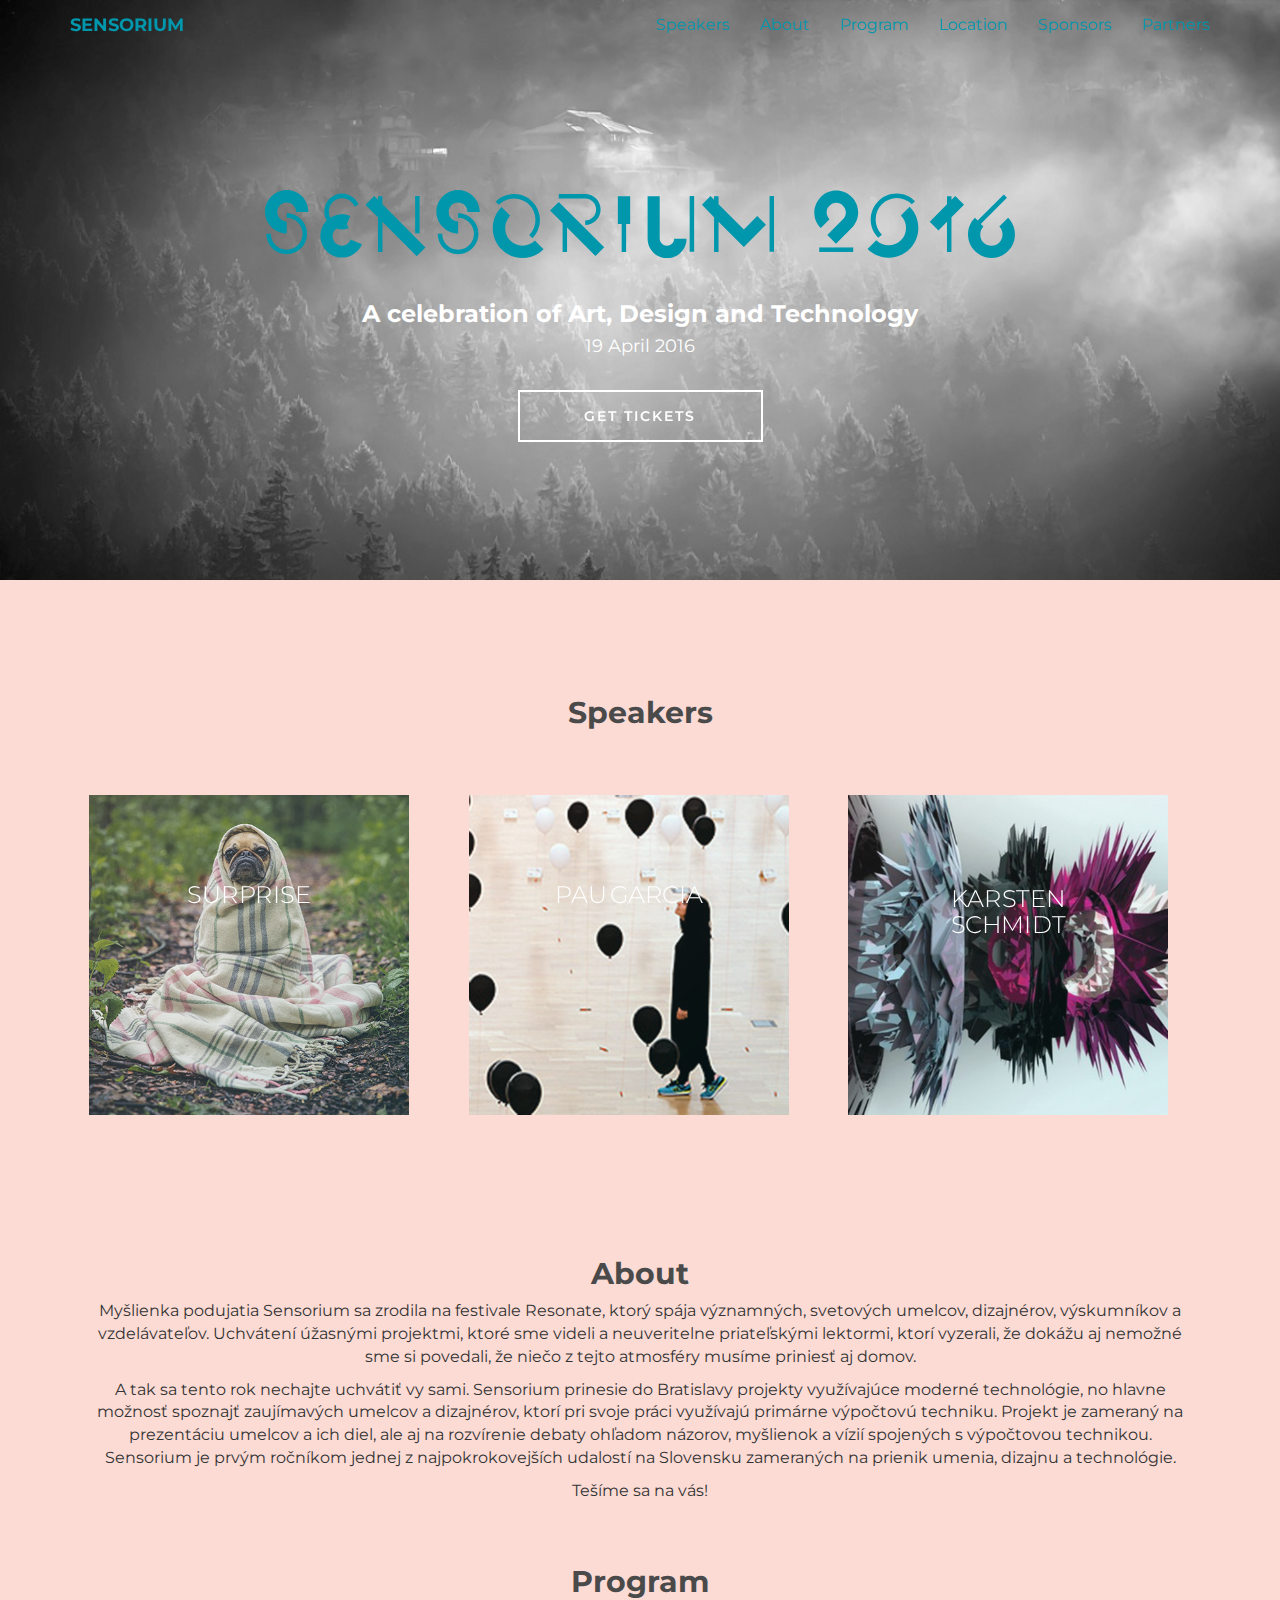
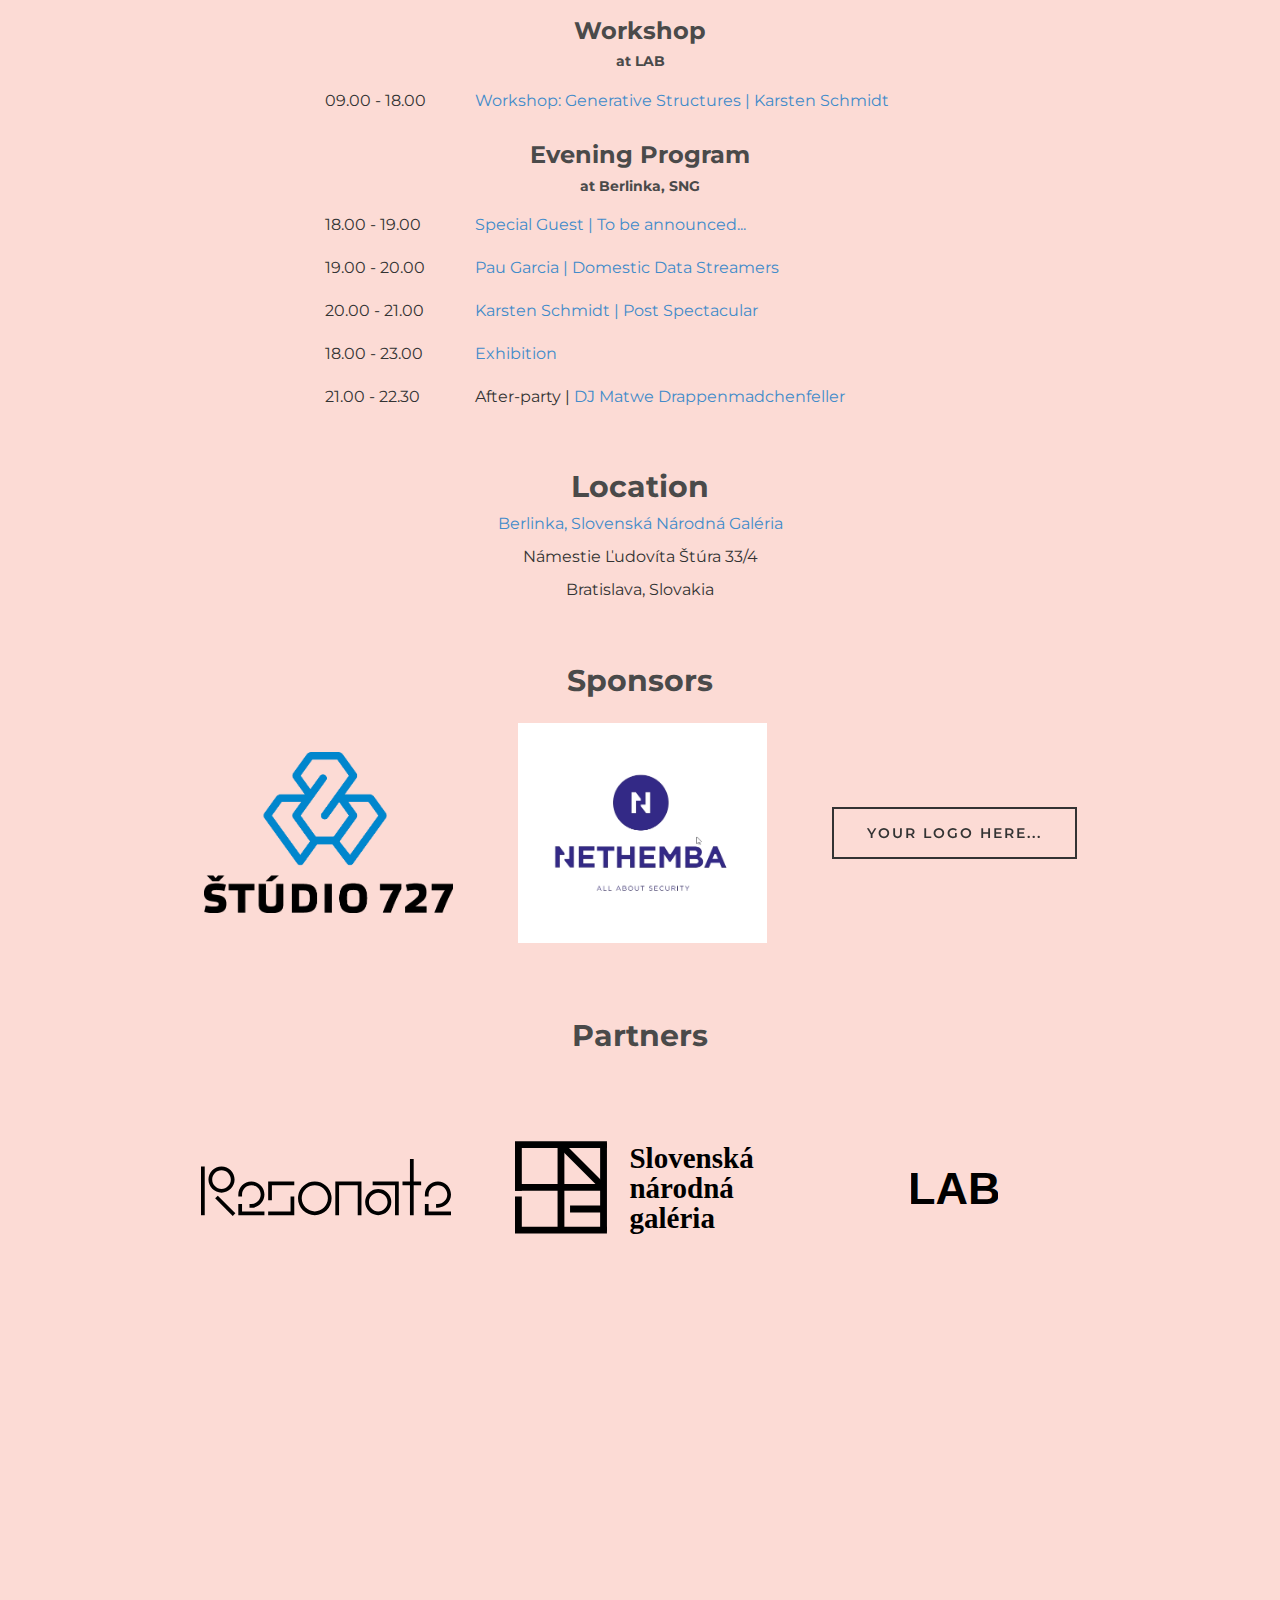
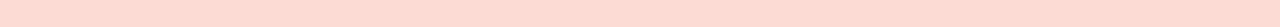
<file: index.html>
<!doctype html>
<html itemscope itemtype="http://schema.org/Event">
<head>

  <title itemprop="name">Sensorium 2016</title>

  <meta name="generator" content="DocPad v6.78.4" />
  <meta charset="utf-8">
  <meta name="author" content="Sensorium 2016">
  <meta name="description" content="Sensorium festival is a celebration of art and science taking place in Bratislava">
  <meta name="viewport" content="width=device-width">
  <meta http-equiv="X-UA-Compatible" content="IE=edge,chrome=1">
  <!--
Brought to you by
                  ___       ___       __     
                /'___\     /\_ \     /\ \    
 __  __    ___ /\ \__/  ___\//\ \    \_\ \   
/\ \/\ \ /' _ `\ \ ,__\/ __`\\ \ \   /'_` \  
\ \ \_\ \/\ \/\ \ \ \_/\ \L\ \\_\ \_/\ \L\ \ 
 \ \____/\ \_\ \_\ \_\\ \____//\____\ \___,_\
  \/___/  \/_/\/_/\/_/ \/___/ \/____/\/__,_ /
-->
  
  <!-- FACEBOOK -->
  <meta property="fb:app_id" content="372862979453673">
  <meta property="og:type" content="website">
  <meta property="og:url" content="http://sensorium.is">
  <meta property="og:title" content="Sensorium 2016">
  <meta property="og:description" content="Sensorium festival is a celebration of art and science taking place in Bratislava">
  <meta property="og:image" content="http://sensorium.is//themes/yellow-swan/img/badge.jpg">
  <!-- / FACEBOOK -->

  <link rel="shortcut icon" href="/themes/yellow-swan/img/favicon.ico" type="image/x-icon">
  <link rel="apple-touch-icon" href="/themes/yellow-swan/img/apple-touch-icon.png">

  <!-- STYLES -->
  <!-- <link rel="stylesheet" type="text/css" href="/themes/yellow-swan/css/main.css"> -->
  <link  rel="stylesheet" href="styles/bootstrap.css" /><link  rel="stylesheet" href="styles/font-awesome-min.css" /><link  rel="stylesheet" href="styles/instant-style.css" /><link  rel="stylesheet" href="styles/ui-hover-effects.css" /><link  rel="stylesheet" href="styles/ui-buttons.css" /><link  rel="stylesheet" href="styles/schedule.css" /><link  rel="stylesheet" href="styles/sponsors.css" /><link  rel="stylesheet" href="styles/footer.css" />
  <!-- / STYLES -->

</head>
<body>

  <div class="global">
    <!-- Static navbar -->
<div class="navbar navbar-default navbar-fixed-top" role="navigation">
  <div class="container">
    <div class="navbar-header">
        
            <button type="button" class="navbar-toggle" data-toggle="collapse" data-target=".navbar-collapse">
                <span class="sr-only">Toggle navigation</span>
                <span class="icon-bar"></span>
                <span class="icon-bar"></span>
                <span class="icon-bar"></span>
            </button>
        
        <a class="navbar-brand" href="/index.html">SENSORIUM</a>
    </div>
    
        <div class="navbar-collapse collapse">
          <ul class="nav navbar-nav navbar-right">
            
              <li class="nav-item">
                <a href="#speakers" title="Speakers" class="nav-link">Speakers</a>
              </li>
            
              <li class="nav-item">
                <a href="#about" title="About" class="nav-link">About</a>
              </li>
            
              <li class="nav-item">
                <a href="#program" title="Program" class="nav-link">Program</a>
              </li>
            
              <li class="nav-item">
                <a href="#location" title="Location" class="nav-link">Location</a>
              </li>
            
              <li class="nav-item">
                <a href="#sponsors" title="Sponsors" class="nav-link">Sponsors</a>
              </li>
            
              <li class="nav-item">
                <a href="#partners" title="Partners" class="nav-link">Partners</a>
              </li>
            
          </ul>
        </div> 
    
  </div>
</div>
    <div id="headerwrap" style="background: url(images/back.jpg) no-repeat center center fixed; background-size: cover">
<!-- <div id="headerwrap"> -->
    <div class="container">
		<div class="row">
			<div class="col-lg-8 col-lg-offset-2 white">
				<h4></h4>
				
					<img src="images/sensorium-logo.svg" alt="Sensorium 2016">
					<br>
					<br>
				
				
				
				<h3>A celebration of Art, Design and Technology</h3>
				<h4>19 April 2016</h4>
				<br>
				
					<button class="centeredblock button button--wayra button--border-medium button--text-upper button--size-s button--text-thick button--inverted">Get Tickets</button>
				
			</div>
		</div><!--/row -->
    </div> <!-- /container -->
</div><!--/headerwrap -->

    <!-- CONTENT -->
    <div id="content">
      <div class="container">
	
	  <section class="speakers" id="speakers">
	    <div class="row centered mt mb">
  <h2 class="section-title">Speakers</h2>
  <ul class="speakers-list">
    
      <!-- <p>Surprise</p> -->
      <li class="col-lg-4 col-md-4 col-sm-6 gallery">
          <div class="hover-effect-grid">
            <figure class="effect-jazz">
              <img src="images/speakers/thumb-prekvapenie.png" alt="img24"/>
              <figcaption>
                <h2>Surprise</h2>
                <p></p>
                <a href="/speakers/prekvapenie.html">View more</a>
              </figcaption>     
            </figure>
          </div>
      </li>
    
      <!-- <p>Pau Garcia</p> -->
      <li class="col-lg-4 col-md-4 col-sm-6 gallery">
          <div class="hover-effect-grid">
            <figure class="effect-jazz">
              <img src="images/speakers/thumb-dds.png" alt="img24"/>
              <figcaption>
                <h2>Pau Garcia</h2>
                <p></p>
                <a href="/speakers/domestic-data-streamers.html">View more</a>
              </figcaption>     
            </figure>
          </div>
      </li>
    
      <!-- <p>Karsten Schmidt</p> -->
      <li class="col-lg-4 col-md-4 col-sm-6 gallery">
          <div class="hover-effect-grid">
            <figure class="effect-jazz">
              <img src="images/speakers/thumb-karsten-schmidt.png" alt="img24"/>
              <figcaption>
                <h2>Karsten Schmidt</h2>
                <p></p>
                <a href="/speakers/karsten-schmidt.html">View more</a>
              </figcaption>     
            </figure>
          </div>
      </li>
    
  </ul>
</div><!--/row -->
	  </section>
	
	  <section class="about" id="about">
	    <h2 class="section-title">About</h2>

<p>Myšlienka podujatia Sensorium sa zrodila na festivale Resonate, ktorý spája významných, svetových umelcov, dizajnérov, výskumníkov a vzdelávateľov. Uchvátení úžasnými projektmi, ktoré sme videli a neuveritelne priateľskými lektormi, ktorí vyzerali, že dokážu aj nemožné sme si povedali, že niečo z tejto atmosféry musíme priniesť aj domov.</p>

<p>A tak sa tento rok nechajte uchvátiť vy sami. Sensorium prinesie do Bratislavy projekty využívajúce moderné technológie, no hlavne možnosť spoznajť zaujímavých umelcov a dizajnérov, ktorí pri svoje práci využívajú primárne výpočtovú techniku. Projekt je zameraný na prezentáciu umelcov a ich diel, ale aj na rozvírenie debaty ohľadom názorov, myšlienok a vízií spojených s výpočtovou technikou. Sensorium je prvým ročníkom jednej z najpokrokovejších udalostí na Slovensku zameraných na prienik umenia, dizajnu a technológie.</p>

<p>Tešíme sa na vás!</p>
	  </section>
	
	  <section class="program" id="program">
	    <h2 class="section-title">Program</h2>



<h3>Workshop</h3>
<h5>at LAB</h5>
<div class="schedule-tbl">
  <table class="centeredblock">
    <tbody>
      
      <tr>
        <td class="col-1 schedule-time">09.00 - 18.00</td>
        <td class="col-2 schedule-description"> <a href="/workshops/generative.html"> Workshop: Generative Structures | Karsten Schmidt</a></td>
      </tr>
      
    </tbody>
  </table>
</div>

<h3>Evening Program</h3>
<h5>at Berlinka, SNG</h5>
<div class="schedule-tbl">
  <table class="centeredblock">
    <tbody>
    
      <!-- SPEAKERS -->
      
      <tr>
        <td class="col-1 schedule-time">18.00 - 19.00</td>
        <td class="col-2 schedule-description"> <a href="/speakers/prekvapenie.html"> Special Guest | To be announced...</a></td>
      </tr>
      
      <tr>
        <td class="col-1 schedule-time">19.00 - 20.00</td>
        <td class="col-2 schedule-description"> <a href="/speakers/domestic-data-streamers.html"> Pau Garcia | Domestic Data Streamers</a></td>
      </tr>
      
      <tr>
        <td class="col-1 schedule-time">20.00 - 21.00</td>
        <td class="col-2 schedule-description"> <a href="/speakers/karsten-schmidt.html"> Karsten Schmidt | Post Spectacular</a></td>
      </tr>
      

      <!-- ACTIVITIES -->
      
      <tr>
        <td class="col-1 schedule-time">18.00 - 23.00</td>
        <td class="col-2 schedule-description"> <a href="/program/exhibition.html"> Exhibition</a></td>
      </tr>
      

      <!-- AFTERPARTY -->
      <tr>
        <td class="col-1 schedule-time">21.00 - 22.30</td>
        <td class="col-2 schedule-description"> After-party | <a href="https://www.facebook.com/Drappenmadchenfeller" target="_blank">DJ Matwe Drappenmadchenfeller </a></td>
      </tr>

    </tbody>
  </table>
</div>
	  </section>
	
	  <section class="location" id="location">
	    <h2 class="section-title">Location</h2>

<p class="event-venue" itemprop="location" itemscope itemtype="http://schema.org/Place">
	<a href="http://www.sng.sk/en/uvod/navsteva-sng/sluzby/berlinka">Berlinka, Slovenská Národná Galéria</a>
</p>

<p itemprop="address" itemscope itemtype="http://schema.org/PostalAddress">
  <p itemprop="streetAddress">Námestie Ľudovíta Štúra 33/4</p>
  <p>
	  <span itemprop="addressLocality">Bratislava</span>, 
	  <span itemprop="addressCountry"> Slovakia</span>
  </p>
</p>

<!-- <p itemprop="address" itemscope itemtype="http://schema.org/PostalAddress">
  <span itemprop="streetAddress">Námestie Ľudovíta Štúra 33/4. </span>
  <span itemprop="addressLocality">Bratislava</span>,
  <span itemprop="addressRegion"> </span>
</p>

<div id="map-canvas" class="location-area" data-address="Námestie Ľudovíta Štúra 33/4, Bratislava - Slovakia"></div>
 -->
	  </section>
	
	  <section class="sponsors" id="sponsors">
	    <h2 class="section-title">Sponsors</h2>

<ul class="sponsors-list">
  
  <li class="partner-item" itemscope itemtype="http://schema.org/Organization">
    <a href="http://www.727.sk/" class="partner-logo partner-link" itemprop="url" target="_blank">
      <img src="images/sponsors/studio727.png" alt="Studio 727" class="photo" itemprop="image">
    </a>
  </li>
  
  <li class="partner-item" itemscope itemtype="http://schema.org/Organization">
    <a href="https://nethemba.com/sk" class="partner-logo partner-link" itemprop="url" target="_blank">
      <img src="images/sponsors/nethemba.png" alt="Nethemba" class="photo" itemprop="image">
    </a>
  </li>
  
  
  <li class="partner-item">
    <button class="partner-call button button--wayra button--border-medium button--text-upper button--size-s button--text-thick">
      Your logo here...
    </button>
  </li>
</ul>
	  </section>
	
	  <section class="partners" id="partners">
	    <h2 class="section-title">Partners</h2>

<ul class="partners-list">
  
  <li class="partner-item" itemscope itemtype="http://schema.org/Organization">
    
      <a href="http://resonate.io/" target="_blank" class="partner-logo partner-link" itemprop="url" >
        <img src="images/partners/resonate-wordmark.svg" alt="Resonate" class="photo" itemprop="image">
      </a>
    
  </li>
  
  <li class="partner-item" itemscope itemtype="http://schema.org/Organization">
    
      <a href="http://www.sng.sk" target="_blank" class="partner-logo partner-link" itemprop="url" >
        <img src="images/partners/logo-sng.svg" alt="Slovenská Národná Galéria" class="photo" itemprop="image">
      </a>
    
  </li>
  
  <li class="partner-item" itemscope itemtype="http://schema.org/Organization">
    
      <div class="partner-logo partner-link">
        <img src="images/partners/logo-lab.svg" alt="Lab" class="photo" itemprop="image">
      </div>  
    
  </li>
  
</ul>
	  </section>
	
</div>
    </div>
    <!-- / CONTENT -->
    
    <div id="footerwrap">
  <div class="container">
    <div class="row centered">
      <div class="col-sm-4">
        <h4><b>SENSORIUM</b> is brought to you by</h4>
        <p>
          <pre>
                  ___       ___       __     
                /'___\     /\_ \     /\ \    
 __  __    ___ /\ \__/  ___\//\ \    \_\ \   
/\ \/\ \ /' _ `\ \ ,__\/ __`\\ \ \   /'_` \  
\ \ \_\ \/\ \/\ \ \ \_/\ \L\ \\_\ \_/\ \L\ \ 
 \ \____/\ \_\ \_\ \_\\ \____//\____\ \___,_\
  \/___/  \/_/\/_/\/_/ \/___/ \/____/\/__,_ /
</pre>
        </p>
      </div>
      
      <div class="col-sm-4">
        <h4>Contact</h4>
        <p><i class="fa fa-envelope"></i> <a href="mailto:sensorium2016@gmail.com">sensorium2016@gmail.com</a></p>
        <p><i class="fa fa-facebook"></i> <a target="_blank" href="https://www.facebook.com/events/1717175778565575/">Sensorium 2016</a></p>
        <p><i class="fa fa-link"></i> <a target="_blank" href="http://unfold.is">unfold.is</a></p>
      </div>
    
      <div class="col-sm-4">
        <h4>Newsletter</h4>
        <!-- <p>Subscribe to our newsletter to receive updates about Sensorium 2016 and other projects</p> -->
        <p>Opening soon...</p>
      </div>
    </div>
  </div>
</div>
  </div>

  <script defer="defer"  src="vendor/jquery.js"></script><script defer="defer"  src="vendor/bootstrap.min.js"></script><script defer="defer"  src="scripts/main.js"></script><script defer="defer"  src="scripts/footerheight.js"></script><script defer="defer"  src="scripts/script.js"></script>

  
  <script src="http://maps.google.com/maps/api/js?sensor=false"></script>
  <!-- <script src="/themes/yellow-swan/js/main.js"></script> -->
  

  <!-- GOOGLE ANALYTICS -->
  <script type="text/javascript">
      var _gaq = _gaq || [];
      _gaq.push(['_setAccount', '']);
      _gaq.push(['_trackPageview']);

      (function() {
      var ga = document.createElement('script'); ga.type = 'text/javascript'; ga.async = true;
      ga.src = ('https:' == document.location.protocol ? 'https://ssl' : 'http://www') + '.google-analytics.com/ga.js';
      var s = document.getElementsByTagName('script')[0]; s.parentNode.insertBefore(ga, s);
      })();
  </script>
  <!-- /GOOGLE ANALYTICS -->

</body>
</html>
</file>
<file: themes/yellow-swan/css/main.css>
*{margin:0;padding:0;list-style:none;border:0;text-decoration:none}img,input,label{vertical-align:middle}h1,h2,h3,h4,h5,h6{font-size:100%;line-height:1em}article,aside,details,figcaption,figure,footer,header,hgroup,nav,section{display:block}audio,canvas,video{display:inline-block;*display:inline;*zoom:1}audio:not([controls]){display:none}[hidden]{display:none}html{font-size:100%;-webkit-text-size-adjust:100%;-ms-text-size-adjust:100%}html,button,input,select,textarea{font-family:sans-serif}body{margin:0}a:focus{outline:thin dotted}a:hover,a:active{outline:0}abbr[title]{border-bottom:1px dotted}b,strong{font-weight:bold}blockquote{margin:1em 40px}dfn{font-style:italic}hr{display:block;height:1px;border:0;border-top:1px solid #ccc;margin:1em 0;padding:0}ins{background:#ff9;color:#000;text-decoration:none}mark{background:#ff0;color:#000;font-style:italic;font-weight:bold}pre,code,kbd,samp{font-family:monospace, serif;_font-family:'courier new',monospace;font-size:1em}pre{white-space:pre;white-space:pre-wrap;word-wrap:break-word}q{quotes:none}q:before,q:after{content:"";content:none}small{font-size:85%}sub,sup{font-size:75%;line-height:0;position:relative;vertical-align:baseline}sup{top:-0.5em}sub{bottom:-0.25em}dd{margin:0 0 0 40px}nav ul,nav ol{list-style:none;list-style-image:none;margin:0;padding:0}img{border:0;-ms-interpolation-mode:bicubic;vertical-align:middle}svg:not(:root){overflow:hidden}figure{margin:0}form{margin:0}fieldset{border:0;margin:0;padding:0}legend{border:0;*margin-left:-7px;padding:0;white-space:normal}button,input,select,textarea{font-size:100%;margin:0;vertical-align:baseline;*vertical-align:middle}button,input{line-height:normal}button,input[type="button"],input[type="reset"],input[type="submit"]{cursor:pointer;-webkit-appearance:button;*overflow:visible}button[disabled],input[disabled]{cursor:default}input[type="checkbox"],input[type="radio"]{-moz-box-sizing:border-box;-ms-box-sizing:border-box;-webkit-box-sizing:border-box;box-sizing:border-box;padding:0;*width:13px;*height:13px}input[type="search"]{-webkit-appearance:textfield;-moz-box-sizing:content-box;-ms-box-sizing:content-box;-webkit-box-sizing:content-box;box-sizing:content-box}input[type="search"]::-webkit-search-decoration,input[type="search"]::-webkit-search-cancel-button{-webkit-appearance:none}button::-moz-focus-inner,input::-moz-focus-inner{border:0;padding:0}textarea{overflow:auto;vertical-align:top;resize:vertical}input:invalid,textarea:invalid{background-color:#f0dddd}table{border-collapse:collapse;border-spacing:0;width:100%}td{vertical-align:middle}.chromeframe{margin:0.2em 0;background:#ccc;color:black;padding:0.2em 0}header:after,footer:after,section:after,hgroup:after,aside:after,figure:after,div:after,ol:after,li:after,form:after,ul:after,dl:after{content:".";display:block;clear:both;visibility:hidden;height:0;overflow:hidden}hr{display:none}.clear{clear:both}.wrapper{margin:0 auto;width:960px;position:relative}.content{padding:50px 0}.content section{padding-top:50px}h2,h3,h4{font-size:5em;font-weight:normal;margin-bottom:.4em;letter-spacing:-0.02em}h3{font-size:4em}h4{font-size:3em}p{font-size:1.6em;line-height:1.6em;margin-bottom:1.4em}.photo{max-width:100%;position:relative;top:-1px}nav{padding:15px 0;position:fixed;width:100%;z-index:10}.nav-item{display:inline-block;margin-right:15px}.nav-link{font-size:1.4em}.header{padding:100px 0 100px;text-align:center}.logo-name{margin-bottom:0;font-size:10em;letter-spacing:-0.04em}.tagline{margin-bottom:50px;font-size:2em;letter-spacing:-0.02em}.call-action-area .price{font-size:4em;vertical-align:center;margin-right:20px}.call-action-area .call-action-link,.btn{position:relative;top:-5px;cursor:pointer;display:inline-block;padding:15px 30px;font-size:2em;line-height:1em;vertical-align:center;letter-spacing:-0.02em;-webkit-transition:all .3s ease-out;-moz-transition:all .3s ease-out;-ms-transition:all .3s ease-out;-o-transition:all .3s ease-out;transition:all .3s ease-out}.call-action-area .call-action-link:hover,.call-action-area .call-action-link:focus,.btn:hover,.btn:focus{top:0}.about{padding:19px;margin:0 -20px 0}.speakers-item{position:relative;min-height:180px;padding-left:180px;margin-bottom:30px;border-bottom:1px dashed #e7e7e7}.speaker-photo{position:absolute;top:0;left:0;display:block;width:120px;height:120px}.speech-title{padding-top:10px;font-size:2em;margin-bottom:1em}.speech-time{font-size:18px;padding:10px 15px;letter-spacing:-0.03em}.speakers-name{font-size:1.6em}.speakers-item p{font-size:1.4em}.schedule-tbl{padding:20px}.schedule-tbl table{border-collapse:collapse;font-size:1em}.schedule-tbl td,.schedule-tbl th{position:relative;padding:20px 30px;font-size:1.4em;line-height:1.4em;text-align:left}.schedule-tbl th{padding:5px 30px;color:#2b2b2b;font-size:2em;font-weight:bolder}.schedule-tbl .speaker-photo{position:relative;width:40px;height:40px;float:left;margin-right:20px}.schedule-tbl .schedule-time{text-align:center}.schedule-slot{width:250px;font-size:16px}.speakers-company{display:block;font-size:12px}.sponsor-item,.partner-item{display:inline-block;margin:0 30px 30px 0}.sponsor--link,.partner-link{display:block;width:150px;height:150px;text-align:center;vertical-align:middle;line-height:150px}.form label{font-size:16px;display:block;margin-bottom:.5em}.control-group{height:auto;clear:both;margin-bottom:20px}.control-group-name,.control-group-email{clear:none;width:467px;float:left;margin-right:25px}.control-group-email{margin-right:0}.form input[type=text],.form input[type=email],.form textarea{-moz-box-sizing:border-box;-ms-box-sizing:border-box;-webkit-box-sizing:border-box;box-sizing:border-box;display:block;width:100%;min-height:15px;padding:10px;font-size:14px}.form textarea{height:300px}.form .btn{float:right}@media only screen and (max-width:1024px){.wrapper{width:100%;padding:0 20px;-moz-box-sizing:border-box;-ms-box-sizing:border-box;-webkit-box-sizing:border-box;box-sizing:border-box}.about{margin:0}}@media only screen and (min-width:320px) and (max-width:800px){.schedule-tbl{padding:1px}.schedule-tbl td,.schedule-tbl th{padding:10px}.schedule-tbl th{padding:10px;font-size:1.8em}.schedule-tbl .speaker-photo{width:40px;height:40px;margin-right:5px}.schedule-tbl .schedule-slot{width:120px}.schedule-tbl td.schedule-slot{font-size:14px;line-height:1.2em}.schedule-tbl .schedule-time{width:60px;padding:10px 0 10px 5px;text-align:left}.schedule-tbl td.schedule-description{font-size:12px}.sponsor-item,.partner-item{margin:0 5px 10px 0}.sponsor--link,.partner-link{width:95px;height:95px;line-height:95px}.control-group-name,.control-group-email{clear:both;width:100%;float:none;margin-right:0}.form .btn{margin-bottom:50px}}@media only screen and (max-width:480px){nav{display:none}.header{padding:20px 0}.logo-name{font-size:4em}.tagline{margin-bottom:15px;font-size:1.4em}.call-action-area .price{font-size:2em;margin:0 0 15px;display:block}.call-action-area .call-action-link,.btn{top:0}h2,h3,h4{font-size:3em}h3{font-size:2em}h4{font-size:1.8em}p{font-size:1.4em}.content{padding:0}.content section{padding-top:50px}.speakers-item{min-height:70px;padding-left:70px}.speaker-photo{width:50px;height:50px}.speech-title{padding-top:0;font-size:16px;margin-bottom:.3em}.speech-time{font-size:16px;padding:0}.speakers-bio{display:none}}@media only screen and (max-width:321px){.logo-name{font-size:4em;margin-bottom:.4em}.schedule-tbl .schedule-description{display:none}.schedule-tbl .schedule-slot{width:auto}.sponsor-item,.partner-item{margin:0 12px 15px 0}.sponsor--link,.partner-link{width:115px;height:115px;line-height:115px}}html{background:#F6F6F6;font:normal normal 10px/1.2em helvetica,arial,sans-serif;color:#777}h1,h2,h3,h4,h5,h6{color:#2b2b2b}nav{background:#2b2b2b}.nav-link{color:#e7e7e7}.nav-link:active,.nav-link:hover,.nav-link:focus,.nav-link.current{color:#fff}.header{background-image:url('../img/cover.jpg');background-color:#2b2b2b;background-repeat:no-repeat;background-position:center bottom;background-size:100% auto}.logo-link,.tagline,.call-action-area .price{color:#fff;text-shadow:1px 2px 1px rgba(0,0,0,0.3)}.tagline{font-weight:normal}.call-action-area .price{color:#fddd52}.call-action-area .call-action-link,.btn{background-color:#fddd52;background-image:-moz-linear-gradient(top, #fddd52 30%, #f0a303 150%);background-image:-webkit-linear-gradient(top, #fddd52 30%, #f0a303 150%);filter:progid:dximagetransform.microsoft.gradient(startColorstr='#fddd52', endColorstr='#f0a303');background-image:linear-gradient(top, #fddd52 30%, #f0a303 150%);color:#2b2b2b;text-shadow:0 1px 0 rgba(255,255,255,0.5);box-shadow:0 2px 3px 0 rgba(0,0,0,0.4),inset 0 -2px 3px 0 #cc7f0a,inset 0 1px 0 0 #fff9b1;border-radius:40px}.github-link{position:fixed;top:0;right:0;z-index:11}.github-link img{border:0}.content a{color:#f0a303}.content a:hover,.content a:focus{color:#fddd52;text-decoration:underline}.about{border:1px solid #e7e7e7;background:#fff;border-radius:4px}.location-area{background:#e7e7e7;border:1px solid #ccc;border-radius:4px;height:300px}.speaker-photo .photo{border-radius:50%;box-shadow:0 0 0 8px rgba(0,0,0,0.07);-webkit-transition:all .3s ease-out;-moz-transition:all .3s ease-out;-ms-transition:all .3s ease-out;-o-transition:all .3s ease-out;transition:all .3s ease-out}.speakers-item:hover .speaker-photo .photo{box-shadow:0 0 0 8px rgba(0,0,0,0.3)}.speech-time{color:#fff;background:#2b2b2b;border-radius:8px}.schedule-tbl{background:#fff;border:1px solid #ccc;border-radius:4px;box-shadow:0 2px 2px 0 rgba(0,0,0,0.15)}.schedule-tbl table{background:#fff}.schedule-tbl td,.schedule-tbl th{border-bottom:1px solid #e7e7e7}.schedule-tbl tbody tr:nth-child(2n+1){background:#f6f6f6}.schedule-tbl th{color:#2b2b2b}.schedule-tbl .speaker-photo .photo{box-shadow:0 0 0 1px rgba(0,0,0,0.3)}.speakers-company{color:#999}.schedule-slot{color:#2b2b2b}.schedule-tbl tbody tr:hover{background:#fffde1}.schedule-coffee,.schedule-closing,.schedule-lunch,.schedule-other{color:#214f87}.sponsor--link,.partner-link{background:#fff;border:1px solid #ccc;box-shadow:0 2px 2px 0 rgba(0,0,0,0.15)}.sponsor--link:hover,.sponsor--link:focus,.partner-link:hover,.partner-link:focus{border-color:#f0a303}.form input[type=text],.form input[type=email],.form textarea{color:#777;border:1px solid #e7e7e7;background:#fff;border-radius:4px}.form input[type=text]:focus,.form input[type=email]:focus,.form textarea:focus{border-color:#aaa;outline:0}@media only screen and (max-width:1024px){.header{background-size:auto 100%}}@media only screen and (max-width:480px){.speaker-photo .photo{box-shadow:0 0 0 3px rgba(0,0,0,0.07)}.speech-title{font-weight:bolder}.speech-time{color:#2b2b2b;background:transparent;font-weight:bolder}.github-link{display:none}}
</file>
<file: styles/ui-hover-effects.css>
/* Custom Edits */
.hover-effect-grid * {
	color: #ffffff;
}

/* Set 2 */

.hover-effect-grid {
	position: relative;
	clear: both;
	margin: 0 auto;
	padding: 1em 0 4em;
	max-width: 1000px;
	list-style: none;
	text-align: center;
}

/* Common style */
.hover-effect-grid figure {
	position: relative;
	float: left;
	overflow: hidden;
	margin: 10px 1%;
	min-width: 320px;
	max-width: 480px;
	max-height: 360px;
	width: 48%;
	height: auto;
	background: #3085a3;
	text-align: center;
	cursor: pointer;
}

.hover-effect-grid figure img {
	position: relative;
	display: block;
	min-height: 100%;
	max-width: 100%;
	width: 100%;
	opacity: 0.8;
}

.hover-effect-grid figure figcaption {
	padding: 1em;
	color: #fff;
	text-transform: uppercase;
	font-size: 1em;
	-webkit-backface-visibility: hidden;
	backface-visibility: hidden;
}

.hover-effect-grid figure figcaption::before,
.hover-effect-grid figure figcaption::after {
	pointer-events: none;
}

.hover-effect-grid figure figcaption,
.hover-effect-grid figure figcaption > a {
	position: absolute;
	top: 0;
	left: 0;
	width: 100%;
	height: 100%;
}

/* Anchor will cover the whole item by default */
/* For some effects it will show as a button */
.hover-effect-grid figure figcaption > a {
	z-index: 1000;
	text-indent: 200%;
	white-space: nowrap;
	font-size: 0;
	opacity: 0;
}

.hover-effect-grid figure h2 {
	word-spacing: -0.15em;
	font-weight: 300;
}

.hover-effect-grid figure h2 span {
	font-weight: 800;
}

.hover-effect-grid figure h2,
.hover-effect-grid figure p {
	margin: 0;
}

.hover-effect-grid figure p {
	letter-spacing: 1px;
	font-size: 68.5%;
}

/* Individual effects */

/*---------------*/
/***** Julia *****/
/*---------------*/

figure.effect-julia {
	background: #2f3238;
}

figure.effect-julia img {
	max-width: none;
	height: 400px;
	-webkit-transition: opacity 1s, -webkit-transform 1s;
	transition: opacity 1s, transform 1s;
	-webkit-backface-visibility: hidden;
	backface-visibility: hidden;
}

figure.effect-julia figcaption {
	text-align: left;
}

figure.effect-julia h2 {
	position: relative;
	padding: 0.5em 0;
}

figure.effect-julia p {
	display: inline-block;
	margin: 0 0 0.25em;
	padding: 0.4em 1em;
	background: rgba(255,255,255,0.9);
	color: #2f3238;
	text-transform: none;
	font-weight: 500;
	font-size: 75%;
	-webkit-transition: opacity 0.35s, -webkit-transform 0.35s;
	transition: opacity 0.35s, transform 0.35s;
	-webkit-transform: translate3d(-360px,0,0);
	transform: translate3d(-360px,0,0);
}

figure.effect-julia p:first-child {
	-webkit-transition-delay: 0.15s;
	transition-delay: 0.15s;
}

figure.effect-julia p:nth-of-type(2) {
	-webkit-transition-delay: 0.1s;
	transition-delay: 0.1s;
}

figure.effect-julia p:nth-of-type(3) {
	-webkit-transition-delay: 0.05s;
	transition-delay: 0.05s;
}

figure.effect-julia:hover p:first-child {
	-webkit-transition-delay: 0s;
	transition-delay: 0s;
}

figure.effect-julia:hover p:nth-of-type(2) {
	-webkit-transition-delay: 0.05s;
	transition-delay: 0.05s;
}

figure.effect-julia:hover p:nth-of-type(3) {
	-webkit-transition-delay: 0.1s;
	transition-delay: 0.1s;
}

figure.effect-julia:hover img {
	opacity: 0.4;
	-webkit-transform: scale3d(1.1,1.1,1);
	transform: scale3d(1.1,1.1,1);
}

figure.effect-julia:hover p {
	opacity: 1;
	-webkit-transform: translate3d(0,0,0);
	transform: translate3d(0,0,0);
}

/*-----------------*/
/***** Goliath *****/
/*-----------------*/

figure.effect-goliath {
	background: #df4e4e;
}

figure.effect-goliath img,
figure.effect-goliath h2 {
	-webkit-transition: -webkit-transform 0.35s;
	transition: transform 0.35s;
}

figure.effect-goliath img {
	-webkit-backface-visibility: hidden;
	backface-visibility: hidden;
}

figure.effect-goliath h2,
figure.effect-goliath p {
	position: absolute;
	bottom: 0;
	left: 0;
	padding: 30px;
}

figure.effect-goliath p {
	text-transform: none;
	font-size: 90%;
	opacity: 0;
	-webkit-transition: opacity 0.35s, -webkit-transform 0.35s;
	transition: opacity 0.35s, transform 0.35s;
	-webkit-transform: translate3d(0,50px,0);
	transform: translate3d(0,50px,0);
}

figure.effect-goliath:hover img {
	-webkit-transform: translate3d(0,-80px,0);
	transform: translate3d(0,-80px,0);
}

figure.effect-goliath:hover h2 {
	-webkit-transform: translate3d(0,-100px,0);
	transform: translate3d(0,-100px,0);
}

figure.effect-goliath:hover p {
	opacity: 1;
	-webkit-transform: translate3d(0,0,0);
	transform: translate3d(0,0,0);
}

/*-----------------*/
/***** Hera *****/
/*-----------------*/

figure.effect-hera {
	background: #303fa9;
}

figure.effect-hera h2 {
	font-size: 158.75%;
}

figure.effect-hera h2,
figure.effect-hera p {
	position: absolute;
	top: 50%;
	left: 50%;
	-webkit-transition: opacity 0.35s, -webkit-transform 0.35s;
	transition: opacity 0.35s, transform 0.35s;
	-webkit-transform: translate3d(-50%,-50%,0);
	transform: translate3d(-50%,-50%,0);
	-webkit-transform-origin: 50%;
	transform-origin: 50%;
}

figure.effect-hera figcaption::before {
	position: absolute;
	top: 50%;
	left: 50%;
	width: 200px;
	height: 200px;
	border: 2px solid #fff;
	content: '';
	opacity: 0;
	-webkit-transition: opacity 0.35s, -webkit-transform 0.35s;
	transition: opacity 0.35s, transform 0.35s;
	-webkit-transform: translate3d(-50%,-50%,0) rotate3d(0,0,1,-45deg) scale3d(0,0,1);
	transform: translate3d(-50%,-50%,0) rotate3d(0,0,1,-45deg) scale3d(0,0,1);
	-webkit-transform-origin: 50%;
	transform-origin: 50%;
}

figure.effect-hera p {
	width: 100px;
	text-transform: none;
	font-size: 121%;
	line-height: 2;
}

figure.effect-hera p a {
	color: #fff;
}

figure.effect-hera p a:hover,
figure.effect-hera p a:focus {
	opacity: 0.6;
}

figure.effect-hera p a i {
	opacity: 0;
	-webkit-transition: opacity 0.35s, -webkit-transform 0.35s;
	transition: opacity 0.35s, transform 0.35s;
}

figure.effect-hera p a:first-child i {
	-webkit-transform: translate3d(-60px,-60px,0);
	transform: translate3d(-60px,-60px,0);
}

figure.effect-hera p a:nth-child(2) i {
	-webkit-transform: translate3d(60px,-60px,0);
	transform: translate3d(60px,-60px,0);
}

figure.effect-hera p a:nth-child(3) i {
	-webkit-transform: translate3d(-60px,60px,0);
	transform: translate3d(-60px,60px,0);
}

figure.effect-hera p a:nth-child(4) i {
	-webkit-transform: translate3d(60px,60px,0);
	transform: translate3d(60px,60px,0);
}

figure.effect-hera:hover figcaption::before {
	opacity: 1;
	-webkit-transform: translate3d(-50%,-50%,0) rotate3d(0,0,1,-45deg) scale3d(1,1,1);
	transform: translate3d(-50%,-50%,0) rotate3d(0,0,1,-45deg) scale3d(1,1,1);
}

figure.effect-hera:hover h2 {
	opacity: 0;
	-webkit-transform: translate3d(-50%,-50%,0) scale3d(0.8,0.8,1);
	transform: translate3d(-50%,-50%,0) scale3d(0.8,0.8,1);
}

figure.effect-hera:hover p i:empty {
	-webkit-transform: translate3d(0,0,0);
	transform: translate3d(0,0,0); /* just because it's stronger than nth-child */
	opacity: 1;
}

/*-----------------*/
/***** Winston *****/
/*-----------------*/

figure.effect-winston {
	background: #162633;
	text-align: left;
}

figure.effect-winston img {
	-webkit-transition: opacity 0.45s;
	transition: opacity 0.45s;
	-webkit-backface-visibility: hidden;
	backface-visibility: hidden;
}

figure.effect-winston figcaption::before {
	position: absolute;
	top: 0;
	left: 0;
	width: 100%;
	height: 100%;
	background: url(../img/triangle.svg) no-repeat center center;
	background-size: 100% 100%;
	content: '';
	-webkit-transition: opacity 0.45s, -webkit-transform 0.45s;
	transition: opacity 0.45s, transform 0.45s;
	-webkit-transform: rotate3d(0,0,1,45deg);
	transform: rotate3d(0,0,1,45deg);
	-webkit-transform-origin: 0 100%;
	transform-origin: 0 100%;
}

figure.effect-winston h2 {
	-webkit-transition: -webkit-transform 0.35s;
	transition: transform 0.35s;
	-webkit-transform: translate3d(0,20px,0);
	transform: translate3d(0,20px,0);
}

figure.effect-winston p {
	position: absolute;
	right: 0;
	bottom: 0;
	padding: 0 1.5em 7% 0;
}

figure.effect-winston a {
	margin: 0 10px;
	color: #5d504f;
	font-size: 170%;
}

figure.effect-winston a:hover,
figure.effect-winston a:focus {
	color: #cc6055;
}

figure.effect-winston p a i {
	opacity: 0;
	-webkit-transition: opacity 0.35s, -webkit-transform 0.35s;
	transition: opacity 0.35s, transform 0.35s;
	-webkit-transform: translate3d(0,50px,0);
	transform: translate3d(0,50px,0);
}

figure.effect-winston:hover img {
	opacity: 0.6;
}

figure.effect-winston:hover h2 {
	-webkit-transform: translate3d(0,0,0);
	transform: translate3d(0,0,0);
}

figure.effect-winston:hover figcaption::before {
	opacity: 0.7;
	-webkit-transform: rotate3d(0,0,1,20deg);
	transform: rotate3d(0,0,1,20deg);
}

figure.effect-winston:hover p i {
	opacity: 1;
	-webkit-transform: translate3d(0,0,0);
	transform: translate3d(0,0,0);
}

figure.effect-winston:hover p a:nth-child(3) i {
	-webkit-transition-delay: 0.05s;
	transition-delay: 0.05s;
}

figure.effect-winston:hover p a:nth-child(2) i {
	-webkit-transition-delay: 0.1s;
	transition-delay: 0.1s;
}

figure.effect-winston:hover p a:first-child i {
	-webkit-transition-delay: 0.15s;
	transition-delay: 0.15s;
}

/*-----------------*/
/***** Selena *****/
/*-----------------*/

figure.effect-selena {
	background: #fff;
}

figure.effect-selena img {
	opacity: 0.95;
	-webkit-transition: -webkit-transform 0.35s;
	transition: transform 0.35s;
	-webkit-transform-origin: 50% 50%;
	transform-origin: 50% 50%;
}

figure.effect-selena:hover img {
	-webkit-transform: scale3d(0.95,0.95,1);
	transform: scale3d(0.95,0.95,1);
}

figure.effect-selena h2 {
	-webkit-transition: -webkit-transform 0.35s;
	transition: transform 0.35s;
	-webkit-transform: translate3d(0,20px,0);
	transform: translate3d(0,20px,0);
}

figure.effect-selena p {
	opacity: 0;
	-webkit-transition: opacity 0.35s, -webkit-transform 0.35s;
	transition: opacity 0.35s, transform 0.35s;
	-webkit-transform: perspective(1000px) rotate3d(1,0,0,90deg);
	transform: perspective(1000px) rotate3d(1,0,0,90deg);
	-webkit-transform-origin: 50% 0%;
	transform-origin: 50% 0%;
}

figure.effect-selena:hover h2 {
	-webkit-transform: translate3d(0,0,0);
	transform: translate3d(0,0,0);
}

figure.effect-selena:hover p {
	opacity: 1;
	-webkit-transform: perspective(1000px) rotate3d(1,0,0,0);
	transform: perspective(1000px) rotate3d(1,0,0,0);
}

/*-----------------*/
/***** Terry *****/
/*-----------------*/

figure.effect-terry {
	background: #34495e;
}

figure.effect-terry figcaption {
	padding: 1em;
}

figure.effect-terry figcaption::before,
figure.effect-terry figcaption::after {
	position: absolute;
	width: 200%;
	height: 200%;
	border-style: solid;
	border-color: #101010;
	content: '';
	-webkit-transition: -webkit-transform 0.35s;
	transition: transform 0.35s;
}

figure.effect-terry figcaption::before {
	right: 0;
	bottom: 0;
	border-width: 0 70px 60px 0;
	-webkit-transform: translate3d(70px,60px,0);
	transform: translate3d(70px,60px,0);
}

figure.effect-terry figcaption::after {
	top: 0;
	left: 0;
	border-width: 15px 0 0 15px;
	-webkit-transform: translate3d(-15px,-15px,0);
	transform: translate3d(-15px,-15px,0);
}

figure.effect-terry img,
figure.effect-terry p a {
	-webkit-transition: opacity 0.35s, -webkit-transform 0.35s;
	transition: opacity 0.35s, transform 0.35s;
}

figure.effect-terry img {
	opacity: 0.85;
}

figure.effect-terry h2 {
	position: absolute;
	bottom: 0;
	left: 0;
	padding: 0.4em 10px;
	width: 50%;
	-webkit-transition: -webkit-transform 0.35s;
	transition: transform 0.35s;
	-webkit-transform: translate3d(100%,0,0);
	transform: translate3d(100%,0,0);
}

@media screen and (max-width: 920px) {
	figure.effect-terry h2 {
		padding: 0.75em 10px;
		font-size: 120%;
	}
}

figure.effect-terry p {
	float: right;
	clear: both;
	text-align: left;
	text-transform: none;
	font-size: 111%;
}

figure.effect-terry p a {
	display: block;
	margin-bottom: 1em;
	color: #fff;
	opacity: 0;
	-webkit-transform: translate3d(90px,0,0);
	transform: translate3d(90px,0,0);
}

figure.effect-terry p a:hover,
figure.effect-terry p a:focus {
	color: #f3cf3f;
}

figure.effect-terry:hover figcaption::before,
figure.effect-terry:hover figcaption::after {
	-webkit-transform: translate3d(0,0,0);
	transform: translate3d(0,0,0);
}

figure.effect-terry:hover img {
	opacity: 0.6;

}

figure.effect-terry:hover h2,
figure.effect-terry:hover p a {
	-webkit-transform: translate3d(0,0,0);
	transform: translate3d(0,0,0);
}

figure.effect-terry:hover p a {
	opacity: 1;
}

figure.effect-terry:hover p a:first-child {
	-webkit-transition-delay: 0.025s;
	transition-delay: 0.025s;
}

figure.effect-terry:hover p a:nth-child(2) {
	-webkit-transition-delay: 0.05s;
	transition-delay: 0.05s;
}

figure.effect-terry:hover p a:nth-child(3) {
	-webkit-transition-delay: 0.075s;
	transition-delay: 0.075s;
}

figure.effect-terry:hover p a:nth-child(4) {
	-webkit-transition-delay: 0.1s;
	transition-delay: 0.1s;
}

/*-----------------*/
/***** Phoebe *****/
/*-----------------*/

figure.effect-phoebe {
	background: #675983;
}

figure.effect-phoebe img {
	opacity: 0.85;
	-webkit-transition: opacity 0.35s;
	transition: opacity 0.35s;
}

figure.effect-phoebe:hover img {
	opacity: 0.6;
}

figure.effect-phoebe figcaption::before {
	position: absolute;
	top: 0;
	left: 0;
	width: 100%;
	height: 100%;
	background: url(../img/triangle2.svg) no-repeat center center;
	background-size: 100% 100%;
	content: '';
	-webkit-transition: opacity 0.35s, -webkit-transform 0.35s;
	transition: opacity 0.35s, transform 0.35s;
	-webkit-transform: scale3d(5,2.5,1);
	transform: scale3d(5,2.5,1);
	-webkit-transform-origin: 50% 50%;
	transform-origin: 50% 50%;
}

figure.effect-phoebe:hover figcaption::before {
	opacity: 0.6;
	-webkit-transform: scale3d(1,1,1);
	transform: scale3d(1,1,1);
}

figure.effect-phoebe h2 {
	margin-top: 1em;
	-webkit-transition: transform 0.35s;
	transition: transform 0.35s;
	-webkit-transform: translate3d(0,40px,0);
	transform: translate3d(0,40px,0);
}

figure.effect-phoebe:hover h2 {
	-webkit-transform: translate3d(0,0,0);
	transform: translate3d(0,0,0);
}

figure.effect-phoebe p a {
	color: #fff;
	font-size: 140%;
	opacity: 0;
	position: relative;
	display: inline-block;
	-webkit-transition: opacity 0.35s, -webkit-transform 0.35s;
	transition: opacity 0.35s, transform 0.35s;
}

figure.effect-phoebe p a:first-child {
	-webkit-transform: translate3d(-60px,-60px,0);
	transform: translate3d(-60px,-60px,0);
}

figure.effect-phoebe p a:nth-child(2) {
	-webkit-transform: translate3d(0,60px,0);
	transform: translate3d(0,60px,0);
}

figure.effect-phoebe p a:nth-child(3) {
	-webkit-transform: translate3d(60px,-60px,0);
	transform: translate3d(60px,-60px,0);
}

figure.effect-phoebe:hover p a {
	opacity: 1;
	-webkit-transform: translate3d(0,0,0);
	transform: translate3d(0,0,0);
}

/*-----------------*/
/***** Apollo *****/
/*-----------------*/

figure.effect-apollo {
	background: #3498db;
}

figure.effect-apollo img {
	opacity: 0.95;
	-webkit-transition: opacity 0.35s, -webkit-transform 0.35s;
	transition: opacity 0.35s, transform 0.35s;
	-webkit-transform: scale3d(1.05,1.05,1);
	transform: scale3d(1.05,1.05,1);
}

figure.effect-apollo figcaption::before {
	position: absolute;
	top: 0;
	left: 0;
	width: 100%;
	height: 100%;
	background: rgba(255,255,255,0.5);
	content: '';
	-webkit-transition: -webkit-transform 0.6s;
	transition: transform 0.6s;
	-webkit-transform: scale3d(1.9,1.4,1) rotate3d(0,0,1,45deg) translate3d(0,-100%,0);
	transform: scale3d(1.9,1.4,1) rotate3d(0,0,1,45deg) translate3d(0,-100%,0);
}

figure.effect-apollo p {
	position: absolute;
	right: 0;
	bottom: 0;
	margin: 3em;
	padding: 0 1em;
	max-width: 150px;
	border-right: 4px solid #fff;
	text-align: right;
	opacity: 0;
	-webkit-transition: opacity 0.35s;
	transition: opacity 0.35s;
}

figure.effect-apollo h2 {
	text-align: left;
}

figure.effect-apollo:hover img {
	opacity: 0.6;
	-webkit-transform: scale3d(1,1,1);
	transform: scale3d(1,1,1);
}

figure.effect-apollo:hover figcaption::before {
	-webkit-transform: scale3d(1.9,1.4,1) rotate3d(0,0,1,45deg) translate3d(0,100%,0);
	transform: scale3d(1.9,1.4,1) rotate3d(0,0,1,45deg) translate3d(0,100%,0);
}

figure.effect-apollo:hover p {
	opacity: 1;
	-webkit-transition-delay: 0.1s;
	transition-delay: 0.1s;
}

/*-----------------*/
/***** Kira *****/
/*-----------------*/

figure.effect-kira {
	background: #fff;
	text-align: left;
}

figure.effect-kira img {
	-webkit-transition: opacity 0.35s;
	transition: opacity 0.35s;
}

figure.effect-kira figcaption {
	z-index: 1;
}

figure.effect-kira p {
	padding: 2.25em 0.5em;
	font-weight: 600;	
	font-size: 100%;
	line-height: 1.5;
	opacity: 0;
	-webkit-transition: opacity 0.35s, -webkit-transform 0.35s;
	transition: opacity 0.35s, transform 0.35s;
	-webkit-transform: translate3d(0,-10px,0);
	transform: translate3d(0,-10px,0);
}

figure.effect-kira p a {
	margin: 0 0.5em;
	color: #101010;
}

figure.effect-kira p a:hover,
figure.effect-kira p a:focus {
	opacity: 0.6;
}

figure.effect-kira figcaption::before {
	position: absolute;
	top: 0;
	right: 2em;
	left: 2em;
	z-index: -1;
	height: 3.5em;
	background: #fff;
	content: '';
	-webkit-transition: opacity 0.35s, -webkit-transform 0.35s;
	transition: opacity 0.35s, transform 0.35s;
	-webkit-transform: translate3d(0,4em,0) scale3d(1,0.023,1) ;
	transform: translate3d(0,4em,0) scale3d(1,0.023,1);
	-webkit-transform-origin: 50% 0;
	transform-origin: 50% 0;
}

figure.effect-kira:hover img {
	opacity: 0.5;
}

figure.effect-kira:hover p {
	opacity: 1;
	-webkit-transform: translate3d(0,0,0);
	transform: translate3d(0,0,0);
}

figure.effect-kira:hover figcaption::before {
	opacity: 0.7;
	-webkit-transform: translate3d(0,5em,0) scale3d(1,1,1) ;
	transform: translate3d(0,5em,0) scale3d(1,1,1);
}

/*-----------------*/
/***** Steve *****/
/*-----------------*/

figure.effect-steve {
	z-index: auto;
	overflow: visible;
	background: #000;
}

figure.effect-steve:before,
figure.effect-steve h2:before {
	position: absolute;
	top: 0;
	left: 0;
	z-index: -1;
	width: 100%;
	height: 100%;
	background: #000;
	content: '';
	-webkit-transition: opacity 0.35s;
	transition: opacity 0.35s;
}

figure.effect-steve:before {
	box-shadow: 0 3px 30px rgba(0,0,0,0.8);
	opacity: 0;
}

figure.effect-steve figcaption {
	z-index: 1;
}

figure.effect-steve img {
	opacity: 1;
	-webkit-transition: -webkit-transform 0.35s;
	transition: transform 0.35s;
	-webkit-transform: perspective(1000px) translate3d(0,0,0);
	transform: perspective(1000px) translate3d(0,0,0);
}

figure.effect-steve h2,
figure.effect-steve p {
	background: #fff;
	color: #2d434e;
}

figure.effect-steve h2 {
	position: relative;
	margin-top: 2em;
	padding: 0.25em;
}

figure.effect-steve h2:before {
	box-shadow: 0 1px 10px rgba(0,0,0,0.5);
}

figure.effect-steve p {
	margin-top: 1em;
	padding: 0.5em;
	font-weight: 800;
	opacity: 0;
	-webkit-transition: opacity 0.35s, -webkit-transform 0.35s;
	transition: opacity 0.35s, transform 0.35s;
	-webkit-transform: scale3d(0.9,0.9,1);
	transform: scale3d(0.9,0.9,1);
}

figure.effect-steve:hover:before {
	opacity: 1;
}

figure.effect-steve:hover img {
	-webkit-transform: perspective(1000px) translate3d(0,0,21px);
	transform: perspective(1000px) translate3d(0,0,21px);
}

figure.effect-steve:hover h2:before {
	opacity: 0;
}

figure.effect-steve:hover p {
	opacity: 1;
	-webkit-transform: scale3d(1,1,1);
	transform: scale3d(1,1,1);
}

/*-----------------*/
/***** Moses *****/
/*-----------------*/

figure.effect-moses {
	background: -webkit-linear-gradient(-45deg, #EC65B7 0%,#05E0D8 100%);
	background: linear-gradient(-45deg, #EC65B7 0%,#05E0D8 100%);
}

figure.effect-moses img {
	opacity: 0.85;
	-webkit-transition: opacity 0.35s;
	transition: opacity 0.35s;
}

figure.effect-moses h2,
figure.effect-moses p {
	padding: 20px;
	width: 50%;
	height: 50%;
	border: 2px solid #fff;
}

figure.effect-moses h2 {
	padding: 20px;
	width: 50%;
	height: 50%;
	text-align: left;
	-webkit-transition: -webkit-transform 0.35s;
	transition: transform 0.35s;
	-webkit-transform: translate3d(10px,10px,0);
	transform: translate3d(10px,10px,0);
}

figure.effect-moses p {
	float: right;
	padding: 20px;
	text-align: right;
	opacity: 0;
	-webkit-transition: opacity 0.35s, -webkit-transform 0.35s;
	transition: opacity 0.35s, transform 0.35s;
	-webkit-transform: translate3d(-50%,-50%,0);
	transform: translate3d(-50%,-50%,0);
}

figure.effect-moses:hover h2 {
	-webkit-transform: translate3d(0,0,0);
	transform: translate3d(0,-1px,0);
}

figure.effect-moses:hover p {
	opacity: 1;
	-webkit-transform: translate3d(0,0,0);
	transform: translate3d(0,0,0);
}

figure.effect-moses:hover img {
	opacity: 0.6;
}

/*---------------*/
/***** Jazz *****/
/*---------------*/

figure.effect-jazz {
	background: -webkit-linear-gradient(-45deg, #0096AC 0%,#FCDBD5 100%);
	background: linear-gradient(-45deg, #0096AC 0%,#FCDBD5 100%);
}

figure.effect-jazz img {
	opacity: 0.9;
}

figure.effect-jazz figcaption::after,
figure.effect-jazz img,
figure.effect-jazz p {
	-webkit-transition: opacity 0.35s, -webkit-transform 0.35s;
	transition: opacity 0.35s, transform 0.35s;
}

figure.effect-jazz figcaption::after {
	position: absolute;
	top: 0;
	left: 0;
	width: 100%;
	height: 100%;
	border-top: 1px solid #fff;
	border-bottom: 1px solid #fff;
	content: '';
	opacity: 0;
	-webkit-transform: rotate3d(0,0,1,45deg) scale3d(1,0,1);
	transform: rotate3d(0,0,1,45deg) scale3d(1,0,1);
	-webkit-transform-origin: 50% 50%;
	transform-origin: 50% 50%;
}

figure.effect-jazz h2,
figure.effect-jazz p {
	opacity: 1;
	-webkit-transform: scale3d(0.8,0.8,1);
	transform: scale3d(0.8,0.8,1);
}

figure.effect-jazz h2 {
	padding-top: 26%;
	-webkit-transition: -webkit-transform 0.35s;
	transition: transform 0.35s;
}

figure.effect-jazz p {
	padding: 0.5em 2em;
	text-transform: none;
	font-size: 0.85em;
	opacity: 0;
}

figure.effect-jazz:hover img {
	opacity: 0.7;
	-webkit-transform: scale3d(1.05,1.05,1);
	transform: scale3d(1.05,1.05,1);
}

figure.effect-jazz:hover figcaption::after {
	opacity: 1;
	-webkit-transform: rotate3d(0,0,1,45deg) scale3d(1,1,1);
	transform: rotate3d(0,0,1,45deg) scale3d(1,1,1);
}

figure.effect-jazz:hover h2,
figure.effect-jazz:hover p {
	opacity: 1;
	-webkit-transform: scale3d(1,1,1);
	transform: scale3d(1,1,1);
}

/*---------------*/
/***** Ming *****/
/*---------------*/

figure.effect-ming {
	background: #030c17;
}

figure.effect-ming img {
	opacity: 0.9;
	-webkit-transition: opacity 0.35s;
	transition: opacity 0.35s;
}

figure.effect-ming figcaption::before {
	position: absolute;
	top: 30px;
	right: 30px;
	bottom: 30px;
	left: 30px;
	border: 2px solid #fff;
	box-shadow: 0 0 0 30px rgba(255,255,255,0.2);
	content: '';
	opacity: 0;
	-webkit-transition: opacity 0.35s, -webkit-transform 0.35s;
	transition: opacity 0.35s, transform 0.35s;
	-webkit-transform: scale3d(1.4,1.4,1);
	transform: scale3d(1.4,1.4,1);
}

figure.effect-ming h2 {
	margin: 20% 0 10px 0;
	-webkit-transition: -webkit-transform 0.35s;
	transition: transform 0.35s;
}

figure.effect-ming p {
	padding: 1em;
	opacity: 0;
	-webkit-transition: opacity 0.35s, -webkit-transform 0.35s;
	transition: opacity 0.35s, transform 0.35s;
	-webkit-transform: scale(1.5);
	transform: scale(1.5);
}

figure.effect-ming:hover h2 {
	-webkit-transform: scale(0.9);
	transform: scale(0.9);
}

figure.effect-ming:hover figcaption::before,
figure.effect-ming:hover p {
	opacity: 1;
	-webkit-transform: scale3d(1,1,1);
	transform: scale3d(1,1,1);
}

figure.effect-ming:hover figcaption {
	background-color: rgba(58,52,42,0);
}

figure.effect-ming:hover img {
	opacity: 0.4;
}

/*---------------*/
/***** Lexi *****/
/*---------------*/

figure.effect-lexi {
	background: -webkit-linear-gradient(-45deg, #000 0%,#fff 100%);
	background: linear-gradient(-45deg, #000 0%,#fff 100%);
}

figure.effect-lexi img {
	margin: -10px 0 0 -10px;
	max-width: none;
	width: -webkit-calc(100% + 10px);
	width: calc(100% + 10px);
	opacity: 0.9;
	-webkit-transition: opacity 0.35s, -webkit-transform 0.35s;
	transition: opacity 0.35s, transform 0.35s;
	-webkit-transform: translate3d(10px,10px,0);
	transform: translate3d(10px,10px,0);
	-webkit-backface-visibility: hidden;
	backface-visibility: hidden;
}

figure.effect-lexi figcaption::before,
figure.effect-lexi p {
	-webkit-transition: opacity 0.35s, -webkit-transform 0.35s;
	transition: opacity 0.35s, transform 0.35s;
}

figure.effect-lexi figcaption::before {
	position: absolute;
	right: -100px;
	bottom: -100px;
	width: 300px;
	height: 300px;
	border: 2px solid #fff;
	border-radius: 50%;
	box-shadow: 0 0 0 900px rgba(255,255,255,0.2);
	content: '';
	opacity: 0;
	-webkit-transform: scale3d(0.5,0.5,1);
	transform: scale3d(0.5,0.5,1);
	-webkit-transform-origin: 50% 50%;
	transform-origin: 50% 50%;
}

figure.effect-lexi:hover img {
	opacity: 0.6;
	-webkit-transform: translate3d(0,0,0);
	transform: translate3d(0,0,0);
}

figure.effect-lexi h2 {
	text-align: left;
	-webkit-transition: -webkit-transform 0.35s;
	transition: transform 0.35s;
	-webkit-transform: translate3d(5px,5px,0);
	transform: translate3d(5px,5px,0);
}

figure.effect-lexi p {
	position: absolute;
	right: 0;
	bottom: 0;
	padding: 0 1.5em 1.5em 0;
	width: 140px;
	text-align: right;
	opacity: 0;
	-webkit-transform: translate3d(20px,20px,0);
	transform: translate3d(20px,20px,0);
}

figure.effect-lexi:hover figcaption::before {
	opacity: 1;
	-webkit-transform: scale3d(1,1,1);
	transform: scale3d(1,1,1);
}

figure.effect-lexi:hover h2,
figure.effect-lexi:hover p {
	opacity: 1;
	-webkit-transform: translate3d(0,0,0);
	transform: translate3d(0,0,0);
}

/*---------------*/
/***** Duke *****/
/*---------------*/

figure.effect-duke {
	background: -webkit-linear-gradient(-45deg, #34495e 0%,#cc6055 100%);
	background: linear-gradient(-45deg, #34495e 0%,#cc6055 100%);
}

figure.effect-duke img,
figure.effect-duke p {
	-webkit-transition: opacity 0.35s, -webkit-transform 0.35s;
	transition: opacity 0.35s, transform 0.35s;
}

figure.effect-duke:hover img {
	opacity: 0.1;
	-webkit-transform: scale3d(2,2,1);
	transform: scale3d(2,2,1);
}

figure.effect-duke h2 {
	-webkit-transition: -webkit-transform 0.35s;
	transition: transform 0.35s;
	-webkit-transform: scale3d(0.8,0.8,1);
	transform: scale3d(0.8,0.8,1);
	-webkit-transform-origin: 50% 100%;
	transform-origin: 50% 100%;
}

figure.effect-duke p {
	position: absolute;
	bottom: 0;
	left: 0;
	margin: 20px;
	padding: 30px;
	border: 2px solid #fff;
	text-transform: none;
	font-size: 90%;
	opacity: 0;
	-webkit-transform: scale3d(0.8,0.8,1);
	transform: scale3d(0.8,0.8,1);
	-webkit-transform-origin: 50% -100%;
	transform-origin: 50% -100%;
}

figure.effect-duke:hover h2,
figure.effect-duke:hover p {
	opacity: 1;
	-webkit-transform: scale3d(1,1,1);
	transform: scale3d(1,1,1);
}

/* Media queries */
@media screen and (max-width: 50em) {
	.content {
		padding: 0 10px;
		text-align: center;
	}
	.hover-effect-grid figure {
		display: inline-block;
		float: none;
		margin: 10px auto;
		width: 100%;
	}
}
</file>
<file: styles/ui-buttons.css>
/* Box colors */
.bg-1 {
	background: #ECEFF1;
	color: #37474f;
}
.bg-2 {
	background: #7986cb;
	color: #ECEFF1;
}
.bg-3 {
	background: #37474f;
	color: #fff;
}

/* Common button styles */
.button {
	/* float: left;*/
	min-width: 150px;
	max-width: 250px;
	display: block;
	margin: 1em;
	padding: 1em 2em;
	border: none;
	background: none;
	color: inherit;
	vertical-align: middle;
	position: relative;
	z-index: 1;
	-webkit-backface-visibility: hidden;
	-moz-osx-font-smoothing: grayscale;
}
.button:focus {
	outline: none;
}
.button > span {
	vertical-align: middle;
}

/* Text color adjustments (we could stick to the "inherit" but that does not work well in Safari) */
.bg-1 .button {
	color: #37474f;
	border-color: #37474f;
}
.bg-2 .button {
	color: #ECEFF1;
	border-color: #ECEFF1;
}
.bg-3 .button {
	color: #fff;
	border-color: #fff;
}

/* Sizes */
.button--size-s {
	font-size: 14px;
}
.button--size-m {
	font-size: 16px;
}
.button--size-l {
	font-size: 18px;
}

/* Typography and Roundedness */
.button--text-upper {
	letter-spacing: 2px;
	text-transform: uppercase;
}
.button--text-thin {
	font-weight: 300;
}
.button--text-medium {
	font-weight: 500;
}
.button--text-thick {
	font-weight: 600;
}
.button--round-s {
	border-radius: 5px;
}
.button--round-m {
	border-radius: 15px;
}
.button--round-l {
	border-radius: 40px;
}

/* Borders */
.button--border-thin {
	border: 1px solid;
}
.button--border-medium {
	border: 2px solid;
}
.button--border-thick {
	border: 3px solid;
}

/* Individual button styles */

/* Winona */
.button--winona {
	overflow: hidden;
	padding: 0;
	-webkit-transition: border-color 0.3s, background-color 0.3s;
	transition: border-color 0.3s, background-color 0.3s;
	-webkit-transition-timing-function: cubic-bezier(0.2, 1, 0.3, 1);
	transition-timing-function: cubic-bezier(0.2, 1, 0.3, 1);
}
.button--winona::after {
	content: attr(data-text);
	position: absolute;
	width: 100%;
	height: 100%;
	top: 0;
	left: 0;
	opacity: 0;
	color: #0096AC;
	-webkit-transform: translate3d(0, 25%, 0);
	transform: translate3d(0, 25%, 0);
}
.button--winona > span {
	display: block;
}
.button--winona.button--inverted {
	color: #7986cb;
}
.button--winona.button--inverted:after {
	color: #fff;
}
.button--winona::after,
.button--winona > span {
	padding: 1em 2em;
	-webkit-transition: -webkit-transform 0.3s, opacity 0.3s;
	transition: transform 0.3s, opacity 0.3s;
	-webkit-transition-timing-function: cubic-bezier(0.2, 1, 0.3, 1);
	transition-timing-function: cubic-bezier(0.2, 1, 0.3, 1);
}
.button--winona:hover {
	border-color: #0096AC;
	background-color: rgba(63, 81, 181, 0.1);
}
.button--winona.button--inverted:hover {
	border-color: #21333C;
	background-color: #21333C;
}
.button--winona:hover::after {
	opacity: 1;
	-webkit-transform: translate3d(0, 0, 0);
	transform: translate3d(0, 0, 0);
}
.button--winona:hover > span {
	opacity: 0;
	-webkit-transform: translate3d(0, -25%, 0);
	transform: translate3d(0, -25%, 0);
}

/* Ujarak */
.button--ujarak {
	-webkit-transition: border-color 0.4s, color 0.4s;
	transition: border-color 0.4s, color 0.4s;
}
.button--ujarak::before {
	content: '';
	position: absolute;
	top: 0;
	left: 0;
	width: 100%;
	height: 100%;
	background: #37474f;
	z-index: -1;
	opacity: 0;
	-webkit-transform: scale3d(0.7, 1, 1);
	transform: scale3d(0.7, 1, 1);
	-webkit-transition: -webkit-transform 0.4s, opacity 0.4s;
	transition: transform 0.4s, opacity 0.4s;
	-webkit-transition-timing-function: cubic-bezier(0.2, 1, 0.3, 1);
	transition-timing-function: cubic-bezier(0.2, 1, 0.3, 1);
}
.button--ujarak.button--round-s::before {
	border-radius: 2px;
}
.button--ujarak.button--inverted::before {
	background: #7986CB;
}
.button--ujarak,
.button--ujarak::before {
	-webkit-transition-timing-function: cubic-bezier(0.2, 1, 0.3, 1);
	transition-timing-function: cubic-bezier(0.2, 1, 0.3, 1);
}
.button--ujarak:hover {
	color: #fff;
	border-color: #37474f;
}
.button--ujarak.button--inverted:hover {
	color: #37474F;
	border-color: #fff;
}
.button--ujarak:hover::before {
	opacity: 1;
	-webkit-transform: translate3d(0, 0, 0);
	transform: translate3d(0, 0, 0);
}

/* Wayra */
.button--wayra {
	overflow: hidden;
	width: 245px;
	-webkit-transition: border-color 0.3s, color 0.3s;
	transition: border-color 0.3s, color 0.3s;
	-webkit-transition-timing-function: cubic-bezier(0.2, 1, 0.3, 1);
	transition-timing-function: cubic-bezier(0.2, 1, 0.3, 1);
}
.button--wayra::before {
	content: '';
	position: absolute;
	top: 0;
	left: 0;
	width: 150%;
	height: 100%;
	background: #37474f;
	z-index: -1;
	-webkit-transform: rotate3d(0, 0, 1, -45deg) translate3d(0, -3em, 0);
	transform: rotate3d(0, 0, 1, -45deg) translate3d(0, -3em, 0);
	-webkit-transform-origin: 0% 100%;
	transform-origin: 0% 100%;
	-webkit-transition: -webkit-transform 0.3s, opacity 0.3s, background-color 0.3s;
	transition: transform 0.3s, opacity 0.3s, background-color 0.3s;
}
.button--wayra:hover {
	color: #fff;
	border-color: #0096AC;
}
.button--wayra.button--inverted:hover {
	color: #0096AC !important;
	border-color: #fff;
}
.button--wayra:hover::before {
	opacity: 1;
	background-color: #0096AC;
	-webkit-transform: rotate3d(0, 0, 1, 0deg);
	transform: rotate3d(0, 0, 1, 0deg);
	-webkit-transition-timing-function: cubic-bezier(0.2, 1, 0.3, 1);
	transition-timing-function: cubic-bezier(0.2, 1, 0.3, 1);
}
.button--wayra.button--inverted:hover::before {
	background-color: #fff;
}

/* Tamaya */
.button--tamaya {
	overflow: hidden;
	color: #7986cb;
	min-width: 180px;
}
.button--tamaya.button--inverted {
	color: #37474f;
	border-color: #37474f;
}
.button--tamaya::before,
.button--tamaya::after {
	content: attr(data-text);
	position: absolute;
	width: 100%;
	height: 50%;
	left: 0;
	background: #7986cb;
	color: #fff;
	overflow: hidden;
	-webkit-transition: -webkit-transform 0.3s;
	transition: transform 0.3s;
	-webkit-transition-timing-function: cubic-bezier(0.2, 1, 0.3, 1);
	transition-timing-function: cubic-bezier(0.2, 1, 0.3, 1);
}
.button--tamaya.button--inverted::before,
.button--tamaya.button--inverted::after {
	background: #fff;
	color: #37474f;
}
.button--tamaya::before {
	top: 0;
	padding-top: 1em;
}
.button--tamaya::after {
	bottom: 0;
	line-height: 0;
}
.button--tamaya > span {
	display: block;
	-webkit-transform: scale3d(0.2, 0.2, 1);
	transform: scale3d(0.2, 0.2, 1);
	opacity: 0;
	-webkit-transition: -webkit-transform 0.3s, opacity 0.3s;
	transition: transform 0.3s, opacity 0.3s;
	-webkit-transition-timing-function: cubic-bezier(0.2, 1, 0.3, 1);
	transition-timing-function: cubic-bezier(0.2, 1, 0.3, 1);
}
.button--tamaya:hover::before {
	-webkit-transform: translate3d(0, -100%, 0);
	transform: translate3d(0, -100%, 0);
}
.button--tamaya:hover::after {
	-webkit-transform: translate3d(0, 100%, 0);
	transform: translate3d(0, 100%, 0);
}
.button--tamaya:hover > span {
	opacity: 1;
	-webkit-transform: scale3d(1, 1, 1);
	transform: scale3d(1, 1, 1);
}

/* Rayen */
.button--rayen {
	overflow: hidden;
	padding: 0;
	width: 230px;
}
.button--rayen.button--inverted {
	color: #fff;
}
.button--rayen::before {
	content: attr(data-text);
	position: absolute;
	top: 0;
	left: 0;
	width: 100%;
	height: 100%;
	background: #7986cb;
	-webkit-transform: translate3d(-100%, 0, 0);
	transform: translate3d(-100%, 0, 0);
}
.button--rayen.button--inverted::before {
	background: #fff;
	color: #37474f;
}
.button--rayen > span {
	display: block;
}
.button--rayen::before,
.button--rayen > span {
	padding: 1em 2em;
	-webkit-transition: -webkit-transform 0.3s;
	transition: transform 0.3s;
	-webkit-transition-timing-function: cubic-bezier(0.75, 0, 0.125, 1);
	transition-timing-function: cubic-bezier(0.75, 0, 0.125, 1);
}
.button--rayen:hover::before {
	-webkit-transform: translate3d(0, 0, 0);
	transform: translate3d(0, 0, 0);
}
.button--rayen:hover > span {
	-webkit-transform: translate3d(0, 100%, 0);
	transform: translate3d(0, 100%, 0);
}

/* Pipaluk */
.button--pipaluk {
	width: 240px;
	padding: 1.5em 3em;
	color: #fff;
}
.button--pipaluk.button--inverted {
	color: #7986cb;
}
.button--pipaluk::before,
.button--pipaluk::after {
	content: '';
	border-radius: inherit;
	position: absolute;
	top: 0;
	left: 0;
	width: 100%;
	height: 100%;
	z-index: -1;
	-webkit-transition: -webkit-transform 0.3s, background-color 0.3s;
	transition: transform 0.3s, background-color 0.3s;
	-webkit-transition-timing-function: cubic-bezier(0.25, 0, 0.3, 1);
	transition-timing-function: cubic-bezier(0.25, 0, 0.3, 1);
}
.button--pipaluk::before {
	border: 2px solid #7986cb;
}
.button--pipaluk.button--inverted::before {
	border-color: #fff;
}
.button--pipaluk::after {
	background: #7986cb;
}
.button--pipaluk.button--inverted::after {
	background: #fff;
}
.button--pipaluk:hover::before {
	-webkit-transform: scale3d(1, 1, 1);
	transform: scale3d(1, 1, 1);
}
.button--pipaluk::before,
.button--pipaluk:hover::after {
	-webkit-transform: scale3d(0.7, 0.7, 1);
	transform: scale3d(0.7, 0.7, 1);
}
.button--pipaluk:hover::after {
	background-color: #0096AC;
}
.button--pipaluk.button--inverted:hover::after {
	background-color: #fff;
}

/* Nuka */
.button--nuka {
	margin: 1em 2em;
	-webkit-transition: color 0.3s;
	transition: color 0.3s;
	-webkit-transition-timing-function: cubic-bezier(0.2, 1, 0.3, 1);
	transition-timing-function: cubic-bezier(0.2, 1, 0.3, 1);
}
.button--nuka.button--inverted {
	color: #37474f;
}
.button--nuka::before,
.button--nuka::after {
	content: '';
	position: absolute;
	border-radius: inherit;
	background: #7986cb;
	z-index: -1;
}
.button--nuka::before {
	top: -4px;
	bottom: -4px;
	left: -4px;
	right: -4px;
	opacity: 0.2;
	-webkit-transform: scale3d(0.7, 1, 1);
	transform: scale3d(0.7, 1, 1);
	-webkit-transition: -webkit-transform 0.3s, opacity 0.3s;
	transition: transform 0.3s, opacity 0.3s;
}
.button--nuka::after {
	top: 0;
	left: 0;
	width: 100%;
	height: 100%;
	-webkit-transform: scale3d(1.1, 1, 1);
	transform: scale3d(1.1, 1, 1);
	-webkit-transition: -webkit-transform 0.3s, background-color 0.3s;
	transition: transform 0.3s, background-color 0.3s;
}
.button--nuka::before,
.button--nuka::after {
	-webkit-transition-timing-function: cubic-bezier(0.2, 1, 0.3, 1);
	transition-timing-function: cubic-bezier(0.2, 1, 0.3, 1);
}
.button--nuka.button--inverted::before,
.button--nuka.button--inverted::after {
	background: #fff;
}
.button--nuka:hover {
	color: #fff;
}
.button--nuka:hover::before {
	opacity: 1;
}
.button--nuka:hover::after {
	background-color: #37474f;
}
.button--nuka.button--inverted:hover::after {
	background-color: #7986cb;
}
.button--nuka:hover::after,
.button--nuka:hover::before {
	-webkit-transform: scale3d(1, 1, 1);
	transform: scale3d(1, 1, 1);
}

/* Moema */
.button--moema {
	padding: 1.5em 3em;
	border-radius: 50px;
	background: #7986cb;
	color: #fff;
	-webkit-transition: background-color 0.3s, color 0.3s;
	transition: background-color 0.3s, color 0.3s;
}
.button--moema.button--inverted {
	background: #ECEFF1;
	color: #37474f;
}
.button--moema::before {
	content: '';
	position: absolute;
	top: -20px;
	left: -20px;
	bottom: -20px;
	right: -20px;
	background: inherit;
	border-radius: 50px;
	z-index: -1;
	opacity: 0.4;
	-webkit-transform: scale3d(0.8, 0.5, 1);
	transform: scale3d(0.8, 0.5, 1);
}
.button--moema:hover {
	-webkit-transition: background-color 0.1s 0.3s, color 0.1s 0.3s;
	transition: background-color 0.1s 0.3s, color 0.1s 0.3s;
	color: #ECEFF1;
	background-color: #0096AC;
	-webkit-animation: anim-moema-1 0.3s forwards;
	animation: anim-moema-1 0.3s forwards;
}
.button--moema.button--inverted:hover {
	color: #ECEFF1;
	background-color: #7986cb;
}
.button--moema:hover::before {
	-webkit-animation: anim-moema-2 0.3s 0.3s forwards;
	animation: anim-moema-2 0.3s 0.3s forwards;
}
@-webkit-keyframes anim-moema-1 {
	60% {
		-webkit-transform: scale3d(0.8, 0.8, 1);
		transform: scale3d(0.8, 0.8, 1);
	}
	85% {
		-webkit-transform: scale3d(1.1, 1.1, 1);
		transform: scale3d(1.1, 1.1, 1);
	}
	100% {
		-webkit-transform: scale3d(1, 1, 1);
		transform: scale3d(1, 1, 1);
	}
}
@keyframes anim-moema-1 {
	60% {
		-webkit-transform: scale3d(0.8, 0.8, 1);
		transform: scale3d(0.8, 0.8, 1);
	}
	85% {
		-webkit-transform: scale3d(1.1, 1.1, 1);
		transform: scale3d(1.1, 1.1, 1);
	}
	100% {
		-webkit-transform: scale3d(1, 1, 1);
		transform: scale3d(1, 1, 1);
	}
}
@-webkit-keyframes anim-moema-2 {
	to {
		opacity: 0;
		-webkit-transform: scale3d(1, 1, 1);
		transform: scale3d(1, 1, 1);
	}
}
@keyframes anim-moema-2 {
	to {
		opacity: 0;
		-webkit-transform: scale3d(1, 1, 1);
		transform: scale3d(1, 1, 1);
	}
}

/* Isi */
.button--isi {
	padding: 1.2em 2em;
	color: #fff;
	background: #7986cb;
	overflow: hidden;
}
.button--isi::before {
	content: '';
	z-index: -1;
	position: absolute;
	top: 50%;
	left: 100%;
	margin: -15px 0 0 1px;
	width: 30px;
	height: 30px;
	border-radius: 50%;
	background: #0096AC;
	-webkit-transform-origin: 100% 50%;
	transform-origin: 100% 50%;
	-webkit-transform: scale3d(1, 2, 1);
	transform: scale3d(1, 2, 1);
	-webkit-transition: -webkit-transform 0.3s, opacity 0.3s;
	transition: transform 0.3s, opacity 0.3s;
	-webkit-transition-timing-function: cubic-bezier(0.7,0,0.9,1);
	transition-timing-function: cubic-bezier(0.7,0,0.9,1);
}
.button--isi .button__icon {
	vertical-align: middle;
}
.button--isi > span {
	vertical-align: middle;
	padding-left: 0.75em;
}
.button--isi:hover::before {
	-webkit-transform: scale3d(9, 9, 1);
	transform: scale3d(9, 9, 1);
}

/* Aylen */
.button.button--aylen {
	background: #fff;
	color: #37474f;
	overflow: hidden;
	-webkit-transition: color 0.3s;
	transition: color 0.3s;
}
.button--aylen.button--inverted {
	background: none;
	color: #fff;
}
.button--aylen::before,
.button--aylen::after {
	content: '';
	position: absolute;
	height: 100%;
	width: 100%;
	bottom: 100%;
	left: 0;
	z-index: -1;
	-webkit-transition: -webkit-transform 0.3s;
	transition: transform 0.3s;
	-webkit-transition-timing-function: cubic-bezier(0.75, 0, 0.125, 1);
	transition-timing-function: cubic-bezier(0.75, 0, 0.125, 1);
}
.button--aylen::before {
	background: #7986cb;
}
.button--aylen::after {
	background: #0096AC;
}
.button--aylen:hover {
	color: #fff;
}
.button--aylen:hover::before,
.button--aylen:hover::after {
	-webkit-transform: translate3d(0, 100%, 0);
	transform: translate3d(0, 100%, 0);
}
.button--aylen:hover::after {
	-webkit-transition-delay: 0.175s;
	transition-delay: 0.175s;
}

/* Saqui */
.button.button--saqui {
	overflow: hidden;
	color: #fff;
	background: #37474f;
	-webkit-transition: background-color 0.3s ease-in, color 0.3s ease-in;
	transition: background-color 0.3s ease-in, color 0.3s ease-in;
}
.button--saqui.button--inverted {
	background: #fff;
	color: #37474f;
}
.button--saqui::after {
	content: attr(data-text);
	position: absolute;
	top: 0;
	left: 0;
	width: 100%;
	height: 100%;
	padding: 1em 2em;
	color: #37474f;
	-webkit-transform-origin: -25% 50%;
	transform-origin: -25% 50%;
	-webkit-transform: rotate3d(0, 0, 1, 45deg);
	transform: rotate3d(0, 0, 1, 45deg);
	-webkit-transition: -webkit-transform 0.3s ease-in;
	transition: transform 0.3s ease-in;
}
.button--saqui.button--inverted::after {
	color: #fff;
}
.button--saqui:hover::after,
.button--saqui:hover {
	-webkit-transition-timing-function: ease-out;
	transition-timing-function: ease-out;
}
.button--saqui:hover {
	background-color: #7986cb;
	color: #7986cb;
}
.button--saqui.button--inverted:hover {
	background-color: #0096AC;
	color: #0096AC;
}
.button--saqui:hover::after {
	-webkit-transform: rotate3d(0, 0, 1, 0deg);
	transform: rotate3d(0, 0, 1, 0deg);
}

/* Wapasha */
.button.button--wapasha {
	background: #37474f;
	color: #fff;
	-webkit-transition: background-color 0.3s, color 0.3s;
	transition: background-color 0.3s, color 0.3s;
}
.button--wapasha.button--inverted {
	background: #fff;
	color: #37474f;
}
.button--wapasha::before {
	content: '';
	position: absolute;
	top: 0;
	left: 0;
	width: 100%;
	height: 100%;
	border: 2px solid #0096AC;
	z-index: -1;
	border-radius: inherit;
	opacity: 0;
	-webkit-transform: scale3d(0.6, 0.6, 1);
	transform: scale3d(0.6, 0.6, 1);
	-webkit-transition: -webkit-transform 0.3s, opacity 0.3s;
	transition: transform 0.3s, opacity 0.3s;
	-webkit-transition-timing-function: cubic-bezier(0.75, 0, 0.125, 1);
	transition-timing-function: cubic-bezier(0.75, 0, 0.125, 1);
}
.button--wapasha.button--inverted::before {
	border-color: #7986cb;
}
.button--wapasha:hover {
	background-color: #fff;
	color: #0096AC;
}
.button--wapasha.button--inverted:hover {
	background-color: #37474f;
	color: #7986cb;
}
.button--wapasha:hover::before {
	-webkit-transform: scale3d(1, 1, 1);
	transform: scale3d(1, 1, 1);
	opacity: 1;
}

/* Nina */
.button--nina {
	padding: 0 2em;
	background: #7986cb;
	color: #fff;
	overflow: hidden;
	-webkit-transition: background-color 0.3s;
	transition: background-color 0.3s;
}
.button--nina.button--inverted {
	background: #fff;
	color: #7986cb;
}
.button--nina > span {
	display: inline-block;
	padding: 1em 0;
	opacity: 0;
	color: #fff;
	-webkit-transform: translate3d(0, -10px, 0);
	transform: translate3d(0, -10px, 0);
	-webkit-transition: -webkit-transform 0.3s, opacity 0.3s;
	transition: transform 0.3s, opacity 0.3s;
	-webkit-transition-timing-function: cubic-bezier(0.75, 0, 0.125, 1);
	transition-timing-function: cubic-bezier(0.75, 0, 0.125, 1);
}
.button--nina::before {
	content: attr(data-text);
	position: absolute;
	top: 0;
	left: 0;
	width: 100%;
	height: 100%;
	padding: 1em 0;
	-webkit-transition: -webkit-transform 0.3s, opacity 0.3s;
	transition: transform 0.3s, opacity 0.3s;
	-webkit-transition-timing-function: cubic-bezier(0.75, 0, 0.125, 1);
	transition-timing-function: cubic-bezier(0.75, 0, 0.125, 1);
}
.button--nina:hover {
	background-color: #0096AC;
}
.button--nina:hover::before {
	opacity: 0;
	-webkit-transform: translate3d(0, 100%, 0);
	transform: translate3d(0, 100%, 0);
}
.button--nina:hover > span {
	opacity: 1;
	-webkit-transform: translate3d(0, 0, 0);
	transform: translate3d(0, 0, 0);
}
.button--nina:hover > span:nth-child(1) {
	-webkit-transition-delay: 0.045s;
	transition-delay: 0.045s;
}
.button--nina:hover > span:nth-child(2) {
	-webkit-transition-delay: 0.09s;
	transition-delay: 0.09s;
}
.button--nina:hover > span:nth-child(3) {
	-webkit-transition-delay: 0.135s;
	transition-delay: 0.135s;
}
.button--nina:hover > span:nth-child(4) {
	-webkit-transition-delay: 0.18s;
	transition-delay: 0.18s;
}
.button--nina:hover > span:nth-child(5) {
	-webkit-transition-delay: 0.225s;
	transition-delay: 0.225s;
}
.button--nina:hover > span:nth-child(6) {
	-webkit-transition-delay: 0.27s;
	transition-delay: 0.27s;
}
.button--nina:hover > span:nth-child(7) {
	-webkit-transition-delay: 0.315s;
	transition-delay: 0.315s;
}
.button--nina:hover > span:nth-child(8) {
	-webkit-transition-delay: 0.36s;
	transition-delay: 0.36s;
}
.button--nina:hover > span:nth-child(9) {
	-webkit-transition-delay: 0.405s;
	transition-delay: 0.405s;
}
.button--nina:hover > span:nth-child(10) {
	-webkit-transition-delay: 0.45s;
	transition-delay: 0.45s;
}

/* Nanuk */
.button--nanuk {
	padding: 0 2em;
	overflow: hidden;
	background: #7986cb;
	-webkit-transition: background-color 0.3s;
	transition: background-color 0.3s;
}
.button--nanuk.button--inverted {
	background: #fff;
	color: #7986cb;
}
.button--nanuk > span {
	display: inline-block;
	padding: 1em 0;
}
.button--nanuk:hover {
	background-color: #0096AC;
}
.button--nanuk:hover > span:nth-child(odd) {
	-webkit-animation: anim-nanuk-1 0.5s forwards;
	animation: anim-nanuk-1 0.5s forwards;
}
.button--nanuk:hover > span:nth-child(even) {
	-webkit-animation: anim-nanuk-2 0.5s forwards;
	animation: anim-nanuk-2 0.5s forwards;
}
.button--nanuk:hover > span:nth-child(odd),
.button--nanuk:hover > span:nth-child(even) {
	-webkit-animation-timing-function: cubic-bezier(0.75, 0, 0.125, 1);
	transition-animation-function: cubic-bezier(0.75, 0, 0.125, 1);
}
@-webkit-keyframes anim-nanuk-1 {
	0%,
	100% {
		opacity: 1;
		-webkit-transform: translate3d(0, 0, 0);
		transform: translate3d(0, 0, 0);
	}
	49% {
		opacity: 1;
		-webkit-transform: translate3d(0, 100%, 0);
		transform: translate3d(0, 100%, 0);
	}
	50% {
		opacity: 0;
		-webkit-transform: translate3d(0, 100%, 0);
		transform: translate3d(0, 100%, 0);
		color: inherit;
	}
	51% {
		opacity: 0;
		-webkit-transform: translate3d(0, -100%, 0);
		transform: translate3d(0, -100%, 0);
		color: #fff;
	}
	100% {
		color: #fff;
	}
}
@keyframes anim-nanuk-1 {
	0%,
	100% {
		opacity: 1;
		-webkit-transform: translate3d(0, 0, 0);
		transform: translate3d(0, 0, 0);
	}
	49% {
		opacity: 1;
		-webkit-transform: translate3d(0, 100%, 0);
		transform: translate3d(0, 100%, 0);
	}
	50% {
		opacity: 0;
		-webkit-transform: translate3d(0, 100%, 0);
		transform: translate3d(0, 100%, 0);
		color: inherit;
	}
	51% {
		opacity: 0;
		-webkit-transform: translate3d(0, -100%, 0);
		transform: translate3d(0, -100%, 0);
		color: #fff;
	}
	100% {
		color: #fff;
	}
}
@-webkit-keyframes anim-nanuk-2 {
	0%,
	100% {
		opacity: 1;
		-webkit-transform: translate3d(0, 0, 0);
		transform: translate3d(0, 0, 0);
	}
	49% {
		opacity: 1;
		-webkit-transform: translate3d(0, -100%, 0);
		transform: translate3d(0, -100%, 0);
	}
	50% {
		opacity: 0;
		-webkit-transform: translate3d(0, -100%, 0);
		transform: translate3d(0, -100%, 0);
		color: inherit;
	}
	51% {
		opacity: 0;
		-webkit-transform: translate3d(0, 100%, 0);
		transform: translate3d(0, 100%, 0);
		color: #fff;
	}
	100% {
		color: #fff;
	}
}
@keyframes anim-nanuk-2 {
	0%,
	100% {
		opacity: 1;
		-webkit-transform: translate3d(0, 0, 0);
		transform: translate3d(0, 0, 0);
	}
	49% {
		opacity: 1;
		-webkit-transform: translate3d(0, -100%, 0);
		transform: translate3d(0, -100%, 0);
	}
	50% {
		opacity: 0;
		-webkit-transform: translate3d(0, -100%, 0);
		transform: translate3d(0, -100%, 0);
		color: inherit;
	}
	51% {
		opacity: 0;
		-webkit-transform: translate3d(0, 100%, 0);
		transform: translate3d(0, 100%, 0);
		color: #fff;
	}
	100% {
		color: #fff;
	}
}
.button--nanuk:hover > span:nth-child(1) {
	-webkit-animation-delay: 0s;
	animation-delay: 0s;
}
.button--nanuk:hover > span:nth-child(2) {
	-webkit-animation-delay: 0.05s;
	animation-delay: 0.05s;
}
.button--nanuk:hover > span:nth-child(3) {
	-webkit-animation-delay: 0.1s;
	animation-delay: 0.1s;
}
.button--nanuk:hover > span:nth-child(4) {
	-webkit-animation-delay: 0.15s;
	animation-delay: 0.15s;
}
.button--nanuk:hover > span:nth-child(5) {
	-webkit-animation-delay: 0.2s;
	animation-delay: 0.2s;
}
.button--nanuk:hover > span:nth-child(6) {
	-webkit-animation-delay: 0.25s;
	animation-delay: 0.25s;
}
.button--nanuk:hover > span:nth-child(7) {
	-webkit-animation-delay: 0.3s;
	animation-delay: 0.3s;
}
.button--nanuk:hover > span:nth-child(8) {
	-webkit-animation-delay: 0.35s;
	animation-delay: 0.35s;
}
.button--nanuk:hover > span:nth-child(9) {
	-webkit-animation-delay: 0.4s;
	animation-delay: 0.4s;
}
.button--nanuk:hover > span:nth-child(10) {
	-webkit-animation-delay: 0.45s;
	animation-delay: 0.45s;
}
.button--nanuk:hover > span:nth-child(11) {
	-webkit-animation-delay: 0.5s;
	animation-delay: 0.5s;
}

/* Antiman */
.button--antiman {
	background: none;
	border: none;
	height: 60px;
}
.button--antiman.button--inverted,
.button--antiman.button--inverted-alt {
	-webkit-transition: color 0.3s;
	transition: color 0.3s;
	-webkit-transition-timing-function: cubic-bezier(0.75, 0, 0.125, 1);
	transition-timing-function: cubic-bezier(0.75, 0, 0.125, 1);
}
.button--antiman > span {
	padding-left: 0.35em;
}
.button--antiman::before,
.button--antiman::after {
	content: '';
	z-index: -1;
	border-radius: inherit;
	pointer-events: none;
	position: absolute;
	top: 0;
	left: 0;
	width: 100%;
	height: 100%;
	-webkit-backface-visibility: hidden;
	-webkit-transition: -webkit-transform 0.3s, opacity 0.3s;
	transition: transform 0.3s, opacity 0.3s;
	-webkit-transition-timing-function: cubic-bezier(0.75, 0, 0.125, 1);
	transition-timing-function: cubic-bezier(0.75, 0, 0.125, 1);
}
.button--antiman::before {
	border: 2px solid #37474f;
	opacity: 0;
	-webkit-transform: scale3d(1.2, 1.2, 1);
	transform: scale3d(1.2, 1.2, 1);
}
.button--antiman.button--border-thin::before {
	border-width: 1px;
}
.button--antiman.button--border-medium::before {
	border-width: 2px;
}
.button--antiman.button--border-thick::before {
	border-width: 3px;
}
.button--antiman.button--inverted::before {
	border-color: #7986cb;
}
.button--antiman.button--inverted-alt::before {
	border-color: #0096AC;
}
.button--antiman::after {
	background: #fff;
}
.button--antiman.button--inverted::after {
	background: #7986cb;
}
.button--antiman.button--inverted-alt::after {
	background: #0096AC;
}
.button--antiman.button--inverted:hover {
	color: #7986cb;
}
.button--antiman.button--inverted-alt:hover {
	color: #0096AC;
}
.button--antiman:hover::before {
	opacity: 1;
	-webkit-transform: scale3d(1, 1, 1);
	transform: scale3d(1, 1, 1);
}
.button--antiman:hover::after {
	opacity: 0;
	-webkit-transform: scale3d(0.8, 0.8, 1);
	transform: scale3d(0.8, 0.8, 1);
}

/* Itzel */
.button--itzel {
	border: none;
	padding: 0px;
	overflow: hidden;
	width: 255px;
}
.button--itzel::before {
	content: '';
	position: absolute;
	top: 0;
	left: 0;
	width: 100%;
	height: 100%;
	border: 2px solid;
	border-radius: inherit;
	-webkit-clip-path: polygon(0% 0%, 0% 100%, 35% 100%, 35% 60%, 65% 60%, 65% 100%, 100% 100%, 100% 0%);
	clip-path: url(../index.html#clipBox);
	-webkit-transform: translate3d(0, 100%, 0) translate3d(0, -2px, 0);
	transform: translate3d(0, 100%, 0) translate3d(0, -2px, 0);
	-webkit-transform-origin: 50% 100%;
	transform-origin: 50% 100%;
}

.button--itzel.button--border-thin::before {
	border: 1px solid;
	-webkit-transform: translate3d(0, 100%, 0) translate3d(0, -1px, 0);
	transform: translate3d(0, 100%, 0) translate3d(0, -1px, 0);
}
.button--itzel.button--border-thick::before {
	border: 3px solid;
	-webkit-transform: translate3d(0, 100%, 0) translate3d(0, -3px, 0);
	transform: translate3d(0, 100%, 0) translate3d(0, -3px, 0);
}

.button--itzel::before,
.button--itzel .button__icon {
	-webkit-transition: -webkit-transform 0.3s;
	transition: transform 0.3s;
	-webkit-transition-timing-function: cubic-bezier(0.75, 0, 0.125, 1);
	transition-timing-function: cubic-bezier(0.75, 0, 0.125, 1);
}
.button--itzel .button__icon {
	position: absolute;
	top: 100%;
	left: 50%;
	padding: 20px;
	font-size: 20px;
	-webkit-transform: translate3d(-50%, 0, 0);
	transform: translate3d(-50%, 0, 0);
}
.button--itzel > span {
	display: block;
	padding: 20px;
	-webkit-transition: -webkit-transform 0.3s, opacity 0.3s;
	transition: transform 0.3s, opacity 0.3s;
	-webkit-transition-delay: 0.3s;
	transition-delay: 0.3s;
}
.button--itzel:hover::before {
	-webkit-transform: translate3d(0, 0, 0);
	transform: translate3d(0, 0, 0);
}
.button--itzel:hover .button__icon {
	-webkit-transition-delay: 0.1s;
	transition-delay: 0.1s;
	-webkit-transform: translate3d(-50%, -100%, 0);
	transform: translate3d(-50%, -100%, 0);
}
.button--itzel:hover > span {
	opacity: 0;
	-webkit-transform: translate3d(0, -50%, 0);
	transform: translate3d(0, -50%, 0);
	-webkit-transition-delay: 0s;
	transition-delay: 0s;
}

/* Naira */
.button--naira {
	padding: 0;
	overflow: hidden;
	-webkit-transition: background-color 0.3s;
	transition: background-color 0.3s;
}
.button--naira::before {
	content: '';
	position: absolute;
	left: -50%;
	width: 200%;
	height: 200%;
	background: #37474f;
	top: -50%;
	z-index: -1;
	-webkit-transform: translate3d(0, -100%, 0) rotate3d(0, 0, 1, -10deg);
	transform: translate3d(0, -100%, 0) rotate3d(0, 0, 1, -10deg);
}
.button--naira.button--inverted::before {
	background: #7986cb;
}
.button--naira-up::before {
	-webkit-transform: translate3d(0, 100%, 0) rotate3d(0, 0, 1, 10deg);
	transform: translate3d(0, 100%, 0) rotate3d(0, 0, 1, 10deg);
}
.button--naira > span {
	display: block;
}
.button--naira .button__icon {
	position: absolute;
	top: 0;
	width: 100%;
	left: 0;
	color: #fff;
	-webkit-transform: translate3d(0, -100%, 0);
	transform: translate3d(0, -100%, 0);
}
.button--naira-up .button__icon {
	-webkit-transform: translate3d(0, 100%, 0);
	transform: translate3d(0, 100%, 0);
}
.button--naira > span,
.button--naira .button__icon {
	padding: 1em 2em;
	-webkit-transition: -webkit-transform 0.3s;
	transition: transform 0.3s;
	-webkit-transition-timing-function: cubic-bezier(0.75, 0, 0.125, 1);
	transition-timing-function: cubic-bezier(0.75, 0, 0.125, 1);
}
.button--naira:hover::before {
	-webkit-animation: anim-naira-1 0.3s forwards ease-in;
	animation: anim-naira-1 0.3s forwards ease-in;
}
.button--naira-up:hover::before {
	-webkit-animation: anim-naira-2 0.3s forwards ease-in;
	animation: anim-naira-2 0.3s forwards ease-in;
}
@-webkit-keyframes anim-naira-1 {
	50% {
		-webkit-transform: translate3d(0, -50%, 0) rotate3d(0, 0, 1, -10deg);
		transform: translate3d(0, -50%, 0) rotate3d(0, 0, 1, -10deg);
		-webkit-animation-timing-function: ease-out;
		animation-timing-function: ease-out;
	}
	100% {
		-webkit-transform: translate3d(0, 0%, 0) rotate3d(0, 0, 1, 0deg);
		transform: translate3d(0, 0%, 0) rotate3d(0, 0, 1, 0deg);
	}
}
@keyframes anim-naira-1 {
	50% {
		-webkit-transform: translate3d(0, -50%, 0) rotate3d(0, 0, 1, -10deg);
		transform: translate3d(0, -50%, 0) rotate3d(0, 0, 1, -10deg);
		-webkit-animation-timing-function: ease-out;
		animation-timing-function: ease-out;
	}
	100% {
		-webkit-transform: translate3d(0, 0%, 0) rotate3d(0, 0, 1, 0deg);
		transform: translate3d(0, 0%, 0) rotate3d(0, 0, 1, 0deg);
	}
}
@-webkit-keyframes anim-naira-2 {
	50% {
		-webkit-transform: translate3d(0, 50%, 0) rotate3d(0, 0, 1, 10deg);
		transform: translate3d(0, 50%, 0) rotate3d(0, 0, 1, 10deg);
		-webkit-animation-timing-function: ease-out;
		animation-timing-function: ease-out;
	}
	100% {
		-webkit-transform: translate3d(0, 0%, 0) rotate3d(0, 0, 1, 0deg);
		transform: translate3d(0, 0%, 0) rotate3d(0, 0, 1, 0deg);
	}
}
@keyframes anim-naira-2 {
	50% {
		-webkit-transform: translate3d(0, 50%, 0) rotate3d(0, 0, 1, 10deg);
		transform: translate3d(0, 50%, 0) rotate3d(0, 0, 1, 10deg);
		-webkit-animation-timing-function: ease-out;
		animation-timing-function: ease-out;
	}
	100% {
		-webkit-transform: translate3d(0, 0%, 0) rotate3d(0, 0, 1, 0deg);
		transform: translate3d(0, 0%, 0) rotate3d(0, 0, 1, 0deg);
	}
}
.button--naira:hover {
	background-color: #37474f;
	-webkit-transition: background-color 0s 0.3s;
	transition: background-color 0s 0.3s;
}
.button--naira.button--inverted:hover {
	background-color: #7986cb;
}
.button--naira:hover .button__icon {
	-webkit-transform: translate3d(0, 0, 0);
	transform: translate3d(0, 0, 0);
}
.button--naira:hover > span {
	opacity: 0;
	-webkit-transform: translate3d(0, 100%, 0);
	transform: translate3d(0, 100%, 0);
}
.button--naira-up:hover > span {
	-webkit-transform: translate3d(0, -100%, 0);
	transform: translate3d(0, -100%, 0);
}

/* Quidel */
.button--quidel {
	background: #7986cb;
	color: #7986cb;
	overflow: hidden;
	-webkit-transition: color 0.3s;
	transition: color 0.3s;
	-webkit-transition-timing-function: cubic-bezier(0.75, 0, 0.125, 1);
	transition-timing-function: cubic-bezier(0.75, 0, 0.125, 1);
}
.button--quidel.button--inverted {
	background: #fff;
	color: #fff;
}
.button--quidel::before,
.button--quidel::after {
	content: '';
	position: absolute;
	z-index: -1;
	border-radius: inherit;
}
.button--quidel::after {
	top: 2px;
	left: 2px;
	right: 2px;
	bottom: 2px;
	background: #fff;
}
.button--quidel.button--inverted::after {
	background: #37474f;
}
.button--quidel::before {
	background: #37474f;
	top: 0;
	left: 0;
	width: 100%;
	height: 100%;
	-webkit-transform: translate3d(0, 100%, 0);
	transform: translate3d(0, 100%, 0);
	-webkit-transition: -webkit-transform 0.3s;
	transition: transform 0.3s;
	-webkit-transition-timing-function: cubic-bezier(0.75, 0, 0.125, 1);
	transition-timing-function: cubic-bezier(0.75, 0, 0.125, 1);
}
.button--quidel.button--inverted::before {
	background: #7986cb;
}
.button--round-s.button--quidel::after {
	border-radius: 3px;
}
.button--round-m.button--quidel::after {
	border-radius: 13px;
}
.button--round-l.button--quidel::after {
	border-radius: 40px;
}
.button--quidel > span {
	padding-left: 0.35em;
}
.button--quidel:hover {
	color: #37474f;
}
.button--quidel.button--inverted:hover {
	color: #7986cb;
}
.button--quidel:hover::before {
	-webkit-transform: translate3d(0, 0, 0);
	transform: translate3d(0, 0, 0);
}

/* Sacnite */
.button.button--sacnite {
	width: 70px;
	height: 70px;
	min-width: 0;
	padding: 0;
	color: #fff;
	-webkit-transition: color 0.3s;
	transition: color 0.3s;
}
.button--scanite.button--round-l {
	border-radius: 50%;
}
.button--sacnite.button--inverted {
	color: #37474f;
}
.button--sacnite::before {
	content: '';
	position: absolute;
	top: 0;
	left: 0;
	width: 100%;
	height: 100%;
	border-radius: inherit;
	z-index: -1;
	box-shadow: inset 0 0 0 35px #37474f;
	-webkit-transform: scale3d(0.9, 0.9, 1);
	transform: scale3d(0.9, 0.9, 1);
	-webkit-transition: box-shadow 0.3s, -webkit-transform 0.3;
	transition: box-shadow 0.3s, transform 0.3s;
}
.button--sacnite.button--inverted::before {
	box-shadow: inset 0 0 0 35px #fff;
}
.button--sacnite .button__icon {
	font-size: 22px;
	width: 22px;
}
.button--sacnite > span {
	position: absolute;
	opacity: 0;
	pointer-events: none;
}
.button--sacnite:hover {
	color: #37474f;
}
.button--sacnite.button--inverted:hover {
	color: #fff;
}
.button--sacnite:hover::before {
	box-shadow: inset 0 0 0 2px #37474f;
	-webkit-transform: scale3d(1, 1, 1);
	transform: scale3d(1, 1, 1);
}
.button--sacnite.button--inverted:hover::before {
	box-shadow: inset 0 0 0 2px #fff;
}

/* Shikoba */
.button.button--shikoba {
	padding: 1em 30px 1em 50px;
	overflow: hidden;
	background: #fff;
	color: #37474f;
	border-color: #37474f;
	-webkit-transition: background-color 0.3s, border-color 0.3s, color 0.3s;
	transition: background-color 0.3s, border-color 0.3s, color 0.3s;
}
.button--shikoba.button--inverted {
	color: #fff;
	background: #7986cb;
}
.button--shikoba > span {
	display: inline-block;
	-webkit-transform: translate3d(-10px, 0, 0);
	transform: translate3d(-10px, 0, 0);
	-webkit-transition: -webkit-transform 0.3s;
	transition: transform 0.3s;
	-webkit-transition-timing-function: cubic-bezier(0.75, 0, 0.125, 1);
	transition-timing-function: cubic-bezier(0.75, 0, 0.125, 1);
}
.button--shikoba .button__icon {
	position: absolute;
	left: 20px;
	font-size: 18px;
	-webkit-transform: translate3d(-40px, 2.5em, 0);
	transform: translate3d(-40px, 2.5em, 0);
	-webkit-transition: -webkit-transform 0.3s;
	transition: transform 0.3s;
	-webkit-transition-timing-function: cubic-bezier(0.75, 0, 0.125, 1);
	transition-timing-function: cubic-bezier(0.75, 0, 0.125, 1);
}
.button--shikoba:hover .button__icon,
.button--shikoba:hover > span {
	-webkit-transform: translate3d(0, 0, 0);
	transform: translate3d(0, 0, 0);
}
.button--shikoba:hover {
	background: #0096AC;
	border-color: #0096AC;
	color: #fff;
}
</file>
<file: styles/schedule.css>
.schedule-tbl{background:transparent}.schedule-tbl .col-1{width:150px}.schedule-tbl .col-2{width:500px}.schedule-tbl table{background:transparent}.schedule-tbl td,.schedule-tbl th{text-align:left;padding:10px}@media only screen and (max-width:480px){.col-1{width:250px}}
</file>
<file: styles/sponsors.css>
ul.sponsors-list,ul.partners-list{padding:0}.sponsor-item,.partner-item{display:inline-block;margin:0 30px}.sponsor-item .sponsor--link,.partner-item .sponsor--link,.sponsor-item .partner-link,.partner-item .partner-link{display:block;width:250px;height:250px;text-align:center;vertical-align:middle;line-height:250px}.sponsor-item .sponsor--link img,.partner-item .sponsor--link img,.sponsor-item .partner-link img,.partner-item .partner-link img{max-width:250px}button.partner-call{display:inline;top:-50%;position:relative;margin:0px auto}
</file>
<file: styles/footer.css>
#footerwrap{width:100%;position:fixed;bottom:0;z-index:-1;padding-top:70px;padding-bottom:50px;background-color:#2f2f2f;color:#f2f2f2}#footerwrap .row{text-align:left}#footerwrap .row i{width:20px;text-align:center}#footerwrap *{color:#f2f2f2}#footerwrap p{font-size:14px}#footerwrap pre{border:none;background:none;font-size:10px;color:#FCDBD5}@media only screen and (max-width:768px){#footerwrap .row{text-align:center}}@media only screen and (min-width:768px) and (max-width:992px){#footerwrap pre{font-size:7px}}
</file>
<file: styles/instant-style.css>
/*
 * Based on:
 * Author: Carlos Alvarez
 * URL: http://Alvarez.is
 */


/* ==========================================================================
   Base Styles, Bootstrap Modifications & Fonts Import
   ========================================================================== */

@import url(http://fonts.googleapis.com/css?family=Montserrat:400,700);


::-moz-selection {
    background: #f2c2c9;
    color: #a4003a;
    text-shadow: none;
}

::selection {
    background: #16a085;
    color: #a4003a;
    text-shadow: none;
}

/*
 * A better looking default horizontal rule
 */

 hr {
    display: block;
    height: 1px;
    border: 0;
    border-top: 1px solid #ccc;
    margin: 1em 0;
    padding: 0;
}

.centered {
	text-align: center;
}

.centeredblock {
	margin: 0 auto !important;
}

.mt {
	margin-top: 80px;
}

.mb {
	margin-bottom: 80px;
}

/* ==========================================================================
   General styles
   ========================================================================== */


body {
    font-family: 'Montserrat', sans-serif;
    font-weight: 400;
    font-size: 16px;
    background: #FCDBD5; /*light pink*/

    -webkit-font-smoothing: antialiased;
    -webkit-overflow-scrolling: touch;
}

body #content {
	background: #FCDBD5; /*light pink*/
}

h1, h2, h3, h4, h5, h6 {
	font-weight: 700;
    color: #4a4a4a;
}

section {
	padding: 1em;
	text-align: center;
}

ul {
	list-style-type: none;
}

.navbar-brand {
	font-weight: 700;
}

.navbar-default .navbar-brand {
	color: #0096AC;
}

.navbar-default {
	background-color: transparent;
	border-color: transparent;
}

.navbar-default .navbar-nav > .active > a, .navbar-default .navbar-nav > .active > a:hover, .navbar-default .navbar-nav > .active > a:focus {
	color: #0096AC;
	background-color: transparent;
	border-bottom: 2px solid #0096AC
}

.navbar-default .navbar-nav > li > a {
	color: #0096AC;
}

/* ==========================================================================
   Wrap Sections
   ========================================================================== */

#headerwrap {
	/*background: url(/images/speakers/karsten-schmidt.jpg) no-repeat center top;*/
	margin-top: -70px;
	padding-top: 250px;
	text-align:center;
	background-attachment: relative;
	background-position: center center;
	min-height: 650px;
	width: 100%;
	
	/*
    -webkit-background-size: 100%;
    -moz-background-size: 100%;
    -o-background-size: 100%;
    background-size: 100%;
    */

    -webkit-background-size: cover;
    -moz-background-size: cover;
    -o-background-size: cover;
    background-size: cover;
}

#headerwrap * {
	color: #ffffff;
}

#headerwrap h1 {
	padding-top: 10px;
	padding-bottom: 20px;
	letter-spacing: 4px;
	font-size: 80px;
	font-weight: bold;
}

#headerwrap h4 {
	font-weight: 400;
}

#speakers ul {
	margin-left: -40px;
}

#social {
	padding-top: 50px;
	padding-bottom: 50px;
	background-color: #f2f2f2;
}

#social i {
	font-size: 40px;
	color: #4a4a4a
}

#social i:hover {
	color: #0096AC
}

#workwrap {	
	background: url(/images/work.jpg) no-repeat center top;
	margin-top: -70px;
	padding-top: 250px;
	text-align:center;
	background-attachment: relative;
	background-position: center center;
	min-height: 650px;
	width: 100%;
	
    -webkit-background-size: 100%;
    -moz-background-size: 100%;
    -o-background-size: 100%;
    background-size: 100%;

    -webkit-background-size: cover;
    -moz-background-size: cover;
    -o-background-size: cover;
    background-size: cover;
}

#workwrap h1 {
	color:#ffffff;
	padding-top: 10px;
	padding-bottom: 20px;
	letter-spacing: 4px;
	font-size: 80px;
	font-weight: bold;
}

#workwrap h4 {
	font-weight: 400;
	color: #ffffff
}

#aboutwrap {	
	background: url(/images/about.jpg) no-repeat center top;
	margin-top: -70px;
	padding-top: 250px;
	text-align:center;
	background-attachment: relative;
	background-position: center center;
	min-height: 550px;
	width: 100%;
	
    -webkit-background-size: 100%;
    -moz-background-size: 100%;
    -o-background-size: 100%;
    background-size: 100%;

    -webkit-background-size: cover;
    -moz-background-size: cover;
    -o-background-size: cover;
    background-size: cover;
}




/* Gallery */
.gallery {
	margin-top: 30px;
}

.gallery img:hover {
	opacity: 0.4;
}
</file>
